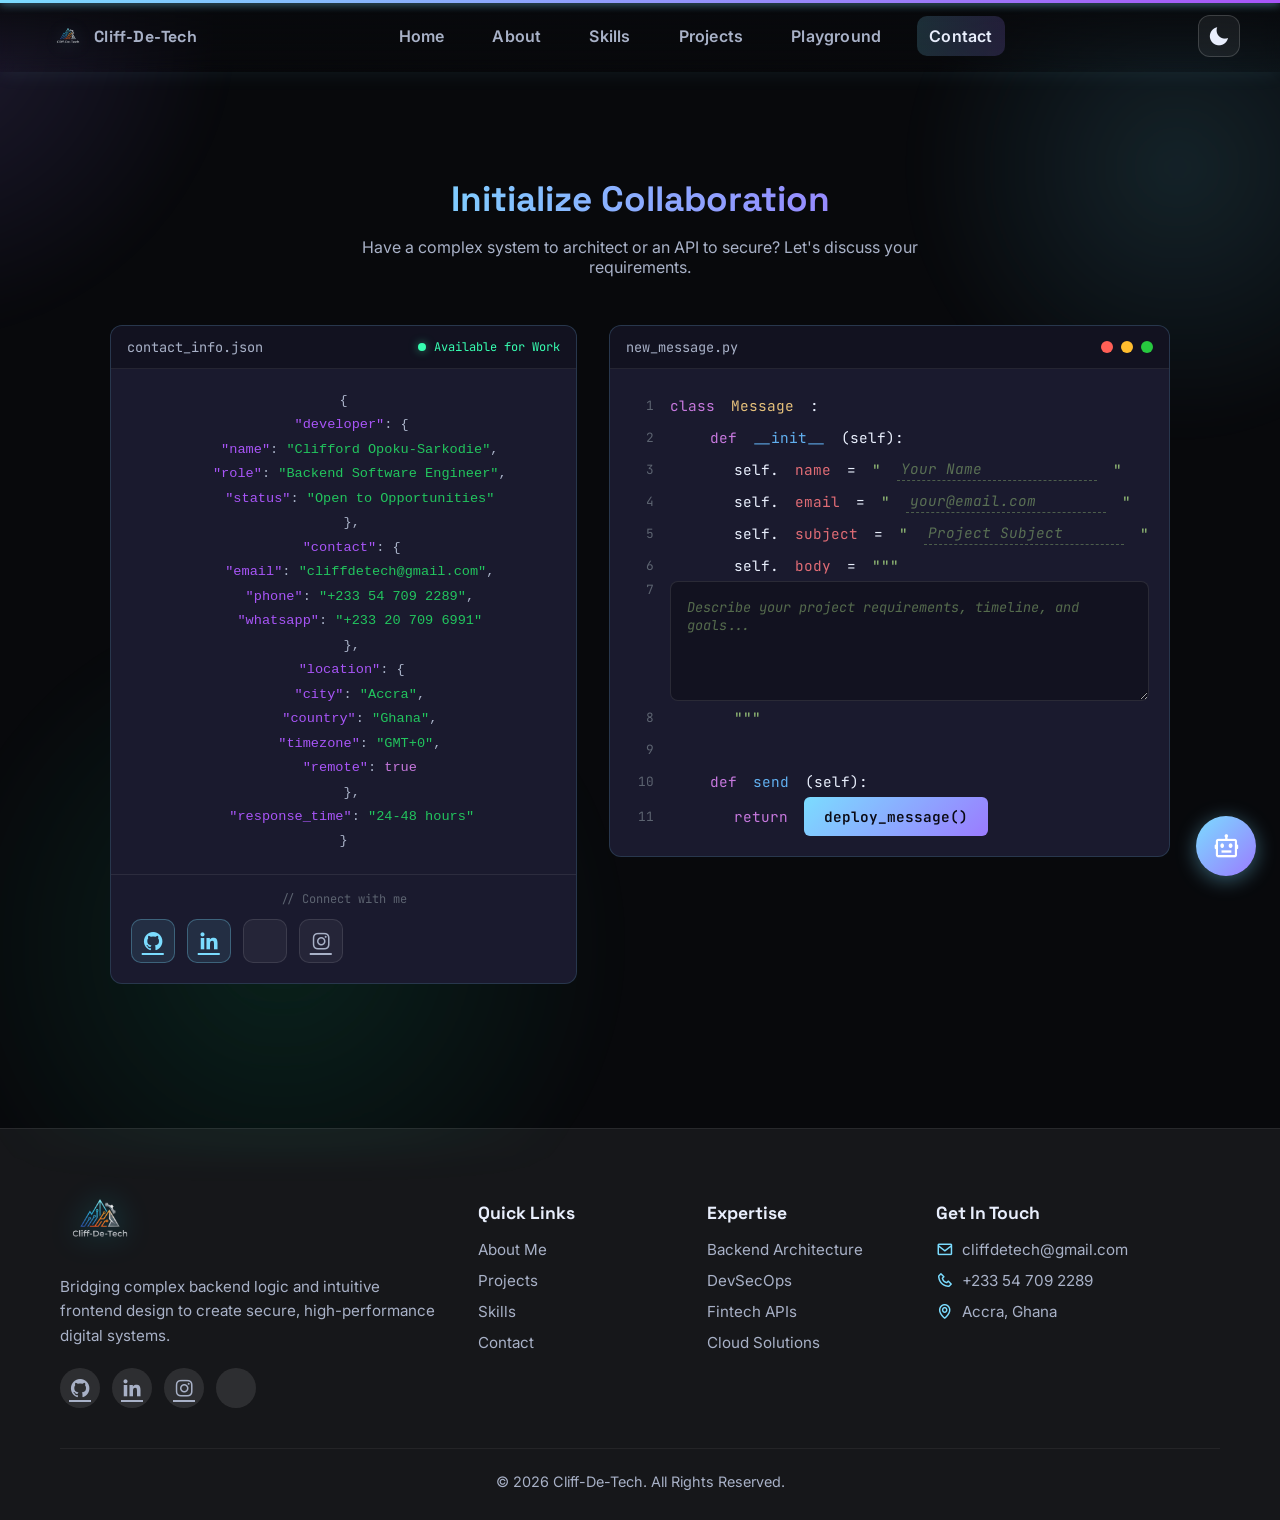
<file: contact.html>
<!DOCTYPE html>
<html lang="en">

<head>
  <meta charset="utf-8" />
  <meta name="viewport" content="width=device-width, initial-scale=1" />
  <!-- Preconnect for performance -->
  <link rel="preconnect" href="https://fonts.googleapis.com">
  <link rel="preconnect" href="https://fonts.gstatic.com" crossorigin>
  <link rel="preconnect" href="https://cdn.boxicons.com">
  <link rel="preconnect" href="https://unpkg.com">
  <!-- CACHE BUSTING: Updated to v=1.5 -->
  <link rel="stylesheet" href="CSS/style.min.css?v=1.0">
  <!-- Social Sharing / Open Graph Tags -->
  <meta property="og:type" content="website">
  <meta property="og:url" content="https://cliffdetech.dev/contact.html">
  <meta property="og:title" content="Contact | Clifford Opoku-Sarkodie - Backend Engineering Services">
  <meta property="og:description"
    content="Get in touch for backend development, API integration, or DevSecOps consulting. Available for freelance and contract work.">
  <meta property="og:image" content="https://cliffdetech.dev/assets/me.webp">
  <!-- Twitter Card -->
  <meta name="twitter:card" content="summary_large_image">
  <meta name="twitter:title" content="Contact | Clifford Opoku-Sarkodie - Backend Engineering Services">
  <meta name="twitter:description"
    content="Get in touch for backend development, API integration, or DevSecOps consulting. Available for freelance and contract work.">
  <meta name="twitter:image" content="https://cliffdetech.dev/assets/me.webp">
  <link href='https://cdn.boxicons.com/3.0.4/fonts/brands/boxicons-brands.min.css' rel='stylesheet'>
  <link href='https://unpkg.com/boxicons@2.1.4/css/boxicons.min.css' rel='stylesheet' media="print"
    onload="this.media='all'">
  <noscript>
    <link rel="stylesheet" href="https://unpkg.com/boxicons@2.1.4/css/boxicons.min.css">
  </noscript>
  <link rel="icon" type="image/png" href="assets/icons/favicon-96x96.png" sizes="96x96" />
  <link rel="icon" type="image/svg+xml" href="assets/icons/favicon.svg" />
  <link rel="shortcut icon" href="assets/icons/favicon.ico" />
  <link rel="apple-touch-icon" sizes="180x180" href="assets/icons/apple-touch-icon.png" />
  <link rel="manifest" href="assets/icons/site.webmanifest" />
  <meta name="theme-color" content="#00d4ff">
  <title>Contact | Clifford Opoku-Sarkodie - Backend Engineering Services</title>
  <meta name="google-site-verification" content="UxjWMFhIU8iz2KEHdoypfxotkE1lo-xSWkkKhqYYpBE" />
  <meta name="description"
    content="Connect with Clifford Opoku-Sarkodie for Backend Architecture, API Development, and DevSecOps consulting. Available for remote work worldwide." />
  <link
    href="https://fonts.googleapis.com/css2?family=Inter:wght@400;600&family=Space+Grotesk:wght@600;700&family=JetBrains+Mono:wght@400;500&display=swap"
    rel="stylesheet">
</head>

<body>

  <canvas id="bg-canvas" aria-hidden="true"></canvas>
  <div class="bg-overlay-gradient" aria-hidden="true"></div>

  <nav class="nav">
    <a class="brand" href="index.html" aria-label="Home">
      <img src="assets/logo.webp" alt="Cliff-De-Tech Logo" width="32" height="32" />
      <span>Cliff-De-Tech</span>
    </a>
    <ul>
      <li><a href="index.html" class="nav-link">Home</a></li>
      <li><a href="about.html" class="nav-link">About</a></li>
      <li><a href="skills.html" class="nav-link">Skills</a></li>
      <li><a href="portfolio.html" class="nav-link">Projects</a></li>
      <li><a href="playground.html" class="nav-link">Playground</a></li>
      <li><a href="contact.html" class="nav-link active">Contact</a></li>
    </ul>
    <button id="theme-toggle" class="theme-toggle" aria-label="Toggle theme">
      <i class='bx bxs-moon'></i>
    </button>
    <button class="menu-btn" aria-label="Open menu">&#9776;</button>
  </nav>

  <!-- Contact Section -->
  <section id="contact" class="contact-section">
    <h1 class="section-title reveal">Initialize Collaboration</h1>
    <p class="section-desc reveal">Have a complex system to architect or an API to secure? Let's discuss your
      requirements.</p>

    <div class="contact-grid">
      <!-- JSON-Style Contact Card -->
      <div class="json-contact-card reveal">
        <div class="json-header">
          <span class="json-filename">contact_info.json</span>
          <div class="json-status">
            <span class="status-dot online"></span>
            <span>Available for Work</span>
          </div>
        </div>
        <div class="json-body">
          <pre class="json-code"><code>{
  <span class="json-key">"developer"</span>: {
    <span class="json-key">"name"</span>: <span class="json-string">"Clifford Opoku-Sarkodie"</span>,
    <span class="json-key">"role"</span>: <span class="json-string">"Backend Software Engineer"</span>,
    <span class="json-key">"status"</span>: <span class="json-string">"Open to Opportunities"</span>
  },
  <span class="json-key">"contact"</span>: {
    <span class="json-key">"email"</span>: <span class="json-string">"<a href="mailto:cliffdetech@gmail.com">cliffdetech@gmail.com</a>"</span>,
    <span class="json-key">"phone"</span>: <span class="json-string">"<a href="tel:+233547092289">+233 54 709 2289</a>"</span>,
    <span class="json-key">"whatsapp"</span>: <span class="json-string">"<a href="https://wa.me/+233207096991">+233 20 709 6991</a>"</span>
  },
  <span class="json-key">"location"</span>: {
    <span class="json-key">"city"</span>: <span class="json-string">"Accra"</span>,
    <span class="json-key">"country"</span>: <span class="json-string">"Ghana"</span>,
    <span class="json-key">"timezone"</span>: <span class="json-string">"GMT+0"</span>,
    <span class="json-key">"remote"</span>: <span class="json-bool">true</span>
  },
  <span class="json-key">"response_time"</span>: <span class="json-string">"24-48 hours"</span>
}</code></pre>
        </div>

        <!-- Social Links -->
        <div class="json-socials">
          <span class="json-comment">// Connect with me</span>
          <div class="social-links-row">
            <a href="https://github.com/cliff-de-tech" target="_blank" rel="noopener" aria-label="GitHub"
              class="social-link primary">
              <i class='bx bxl-github'></i>
            </a>
            <a href="https://www.linkedin.com/in/clifford-opoku-sarkodie-377505369/" target="_blank" rel="noopener"
              aria-label="LinkedIn" class="social-link primary">
              <i class='bx bxl-linkedin'></i>
            </a>
            <a href="https://x.com/cliffdetech" target="_blank" rel="noopener" aria-label="X" class="social-link">
              <i class='bxl bx-twitter-x'></i>
            </a>
            <a href="https://instagram.com/cliffdetech" target="_blank" rel="noopener" aria-label="Instagram"
              class="social-link">
              <i class='bx bxl-instagram'></i>
            </a>
          </div>
        </div>
      </div>

      <!-- Code Editor Style Form -->
      <div class="code-form-card reveal">
        <div class="form-header">
          <span class="form-filename">new_message.py</span>
          <div class="window-controls">
            <span class="control close"></span>
            <span class="control minimize"></span>
            <span class="control maximize"></span>
          </div>
        </div>

        <form class="code-form" id="contactForm" action="https://formspree.io/f/xdkldvbn" method="post">
          <div class="code-line">
            <span class="line-number">1</span>
            <span class="code-keyword">class</span> <span class="code-class">Message</span>:
          </div>

          <div class="code-line">
            <span class="line-number">2</span>
            <span class="code-indent"></span><span class="code-keyword">def</span> <span
              class="code-function">__init__</span>(self):
          </div>

          <div class="code-line input-line">
            <span class="line-number">3</span>
            <span class="code-indent-2"></span>self.<span class="code-attr">name</span> = <span
              class="code-string">"</span><input type="text" name="name" placeholder="Your Name" required
              class="code-input"><span class="code-string">"</span>
          </div>

          <div class="code-line input-line">
            <span class="line-number">4</span>
            <span class="code-indent-2"></span>self.<span class="code-attr">email</span> = <span
              class="code-string">"</span><input type="email" name="email" placeholder="your@email.com" required
              class="code-input"><span class="code-string">"</span>
          </div>

          <div class="code-line input-line">
            <span class="line-number">5</span>
            <span class="code-indent-2"></span>self.<span class="code-attr">subject</span> = <span
              class="code-string">"</span><input type="text" name="subject" placeholder="Project Subject"
              class="code-input"><span class="code-string">"</span>
          </div>

          <div class="code-line">
            <span class="line-number">6</span>
            <span class="code-indent-2"></span>self.<span class="code-attr">body</span> = <span
              class="code-string">"""</span>
          </div>

          <div class="code-line textarea-line">
            <span class="line-number">7</span>
            <textarea name="message" placeholder="Describe your project requirements, timeline, and goals..." required
              class="code-textarea"></textarea>
          </div>

          <div class="code-line">
            <span class="line-number">8</span>
            <span class="code-indent-2"></span><span class="code-string">"""</span>
          </div>

          <div class="code-line">
            <span class="line-number">9</span>
          </div>

          <div class="code-line">
            <span class="line-number">10</span>
            <span class="code-indent"></span><span class="code-keyword">def</span> <span
              class="code-function">send</span>(self):
          </div>

          <div class="code-line">
            <span class="line-number">11</span>
            <span class="code-indent-2"></span><span class="code-keyword">return</span> <button type="submit"
              class="deploy-btn">deploy_message()</button>
          </div>
        </form>
      </div>
    </div>
  </section>

  <footer>
    <div class="footer-grid">
      <div class="footer-col">
        <img src="assets/logo.webp" alt="Cliff-De-Tech Logo" class="footer-logo" width="40" height="40">
        <p>Bridging complex backend logic and intuitive frontend design to create secure, high-performance digital
          systems.</p>
        <div class="footer-socials">
          <a href="https://github.com/cliff-de-tech" target="_blank" rel="noopener" aria-label="GitHub"><i
              class='bx bxl-github'></i></a>
          <a href="https://www.linkedin.com/in/clifford-opoku-sarkodie-377505369/" target="_blank" rel="noopener"
            aria-label="LinkedIn"><i class='bx bxl-linkedin'></i></a>
          <a href="https://www.instagram.com/cliffdetech/" target="_blank" rel="noopener" aria-label="Instagram"><i
              class='bx bxl-instagram'></i></a>
          <a href="https://x.com/cliffdetech" target="_blank" rel="noopener" aria-label="X"><i
              class='bx bxl-twitter-x'></i></a>
        </div>
      </div>
      <div class="footer-col">
        <h4>Quick Links</h4>
        <ul>
          <li><a href="about.html">About Me</a></li>
          <li><a href="portfolio.html">Projects</a></li>
          <li><a href="skills.html">Skills</a></li>
          <li><a href="contact.html">Contact</a></li>
        </ul>
      </div>
      <div class="footer-col">
        <h4>Expertise</h4>
        <ul>
          <li><a href="skills.html#services">Backend Architecture</a></li>
          <li><a href="skills.html#services">DevSecOps</a></li>
          <li><a href="skills.html#services">Fintech APIs</a></li>
          <li><a href="skills.html#services">Cloud Solutions</a></li>
        </ul>
      </div>
      <div class="footer-col">
        <h4>Get In Touch</h4>
        <ul>
          <li><i class='bx bx-envelope'></i> <a href="mailto:cliffdetech@gmail.com">cliffdetech@gmail.com</a></li>
          <li><i class='bx bx-phone'></i> <a href="tel:+233547092289">+233 54 709 2289</a></li>
          <li><i class='bx bx-map'></i> Accra, Ghana</li>
        </ul>
      </div>
    </div>
    <div class="footer-bottom">
      <p>&copy; <span id="year"></span> Cliff-De-Tech. All Rights Reserved.</p>
    </div>
  </footer>

  <script src="JS/main.js?v=1.1"></script>
  <script src="JS/enhancements.js?v=1.0"></script>
  <script src="JS/chatbot.js?v=1.0"></script>
</body>

</html>
</file>
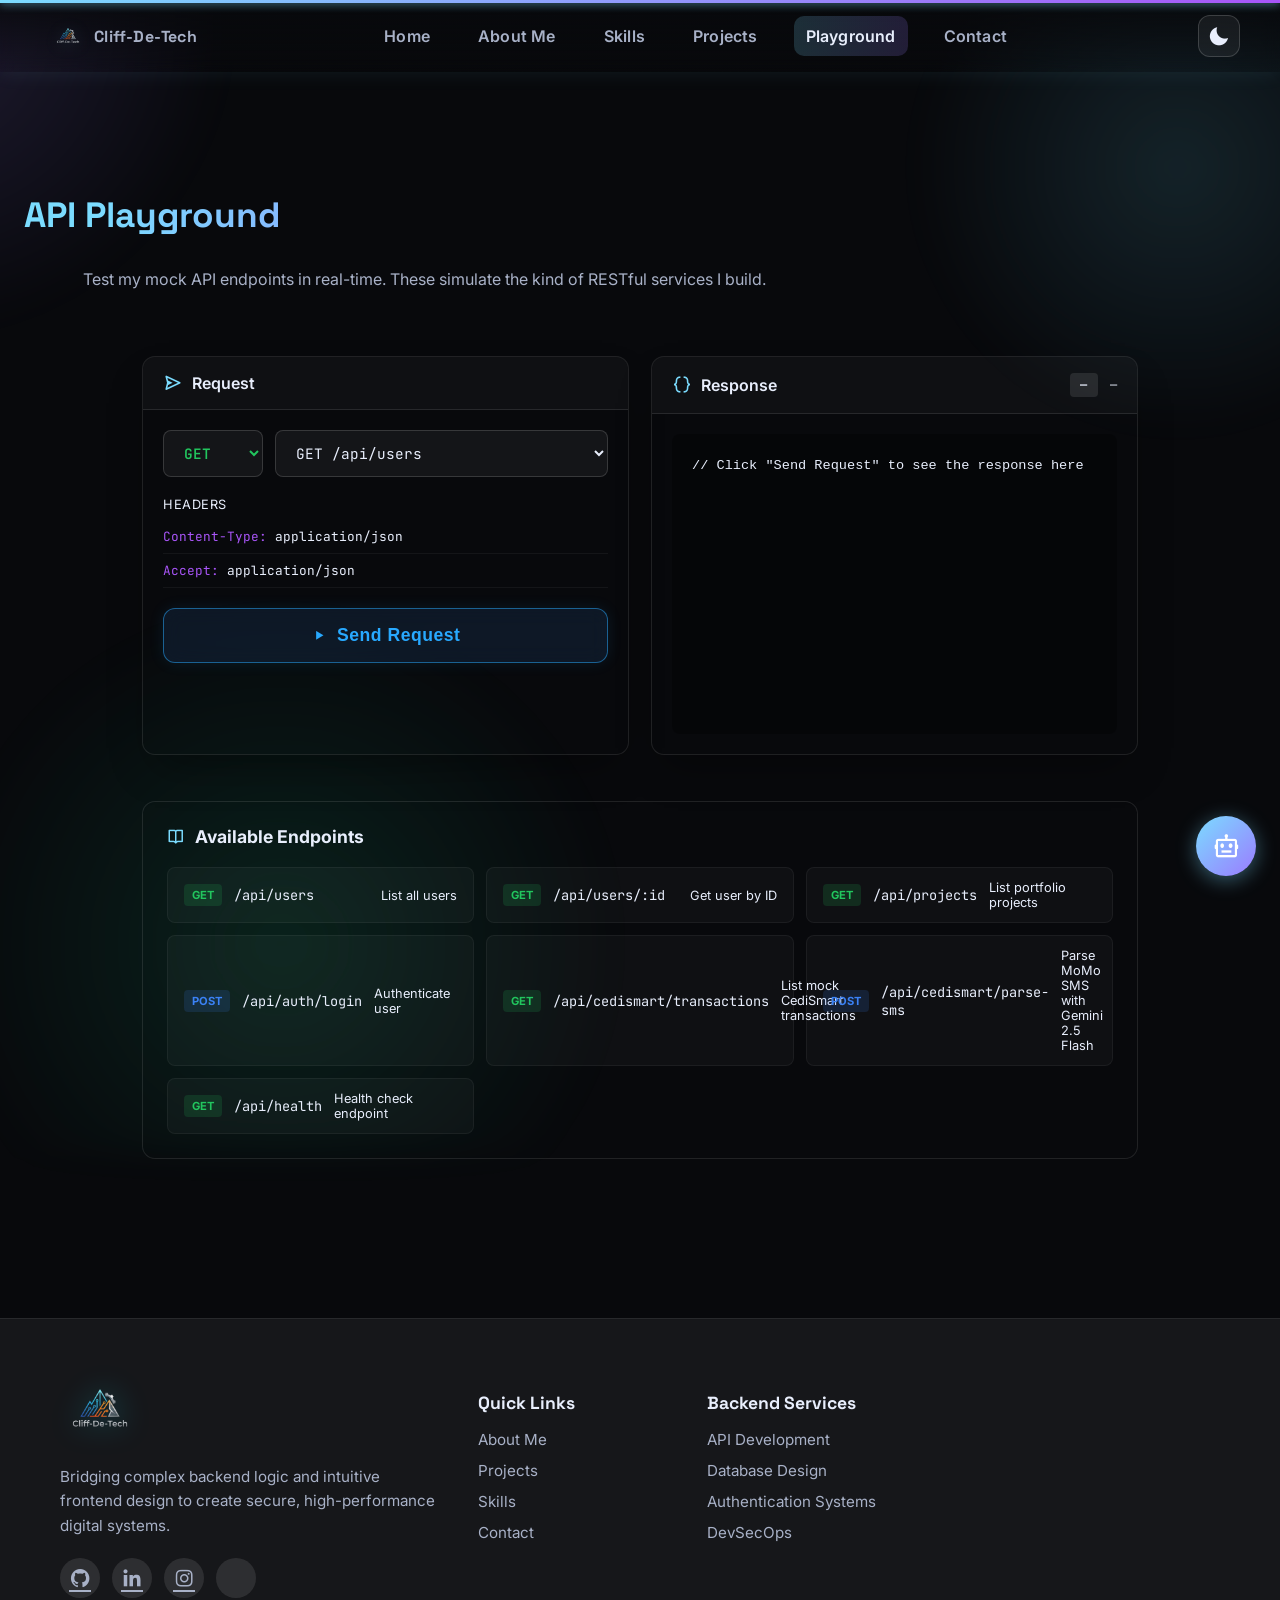
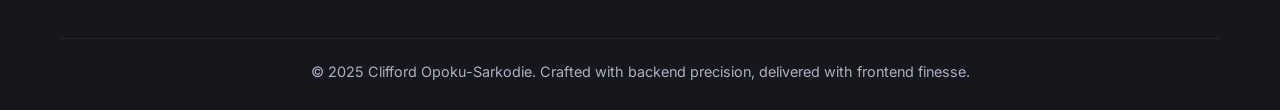
<file: playground.html>
<!DOCTYPE html>
<html lang="en">

<head>
    <meta charset="utf-8" />
    <meta name="viewport" content="width=device-width, initial-scale=1" />
    <!-- Preconnect for performance -->
    <link rel="preconnect" href="https://fonts.googleapis.com">
    <link rel="preconnect" href="https://fonts.gstatic.com" crossorigin>
    <link rel="preconnect" href="https://cdn.boxicons.com">
    <link rel="preconnect" href="https://unpkg.com">
    <!-- CACHE BUSTING: Updated to v=1.6 -->
    <link rel="stylesheet" href="CSS/style.min.css?v=1.0">
    <!-- Social Sharing / Open Graph Tags -->
    <meta property="og:type" content="website">
    <meta property="og:url" content="https://cliffdetech.dev/playground.html">
    <meta property="og:title" content="API Playground | Clifford Opoku-Sarkodie - Backend Engineer">
    <meta property="og:description"
        content="Interactive API playground to test my backend services. Experience real-time responses, authentication flows, and data retrieval.">
    <meta property="og:image" content="https://cliffdetech.dev/assets/me.webp">
    <!-- Twitter Card -->
    <meta name="twitter:card" content="summary_large_image">
    <meta name="twitter:title" content="API Playground | Clifford Opoku-Sarkodie - Backend Engineer">
    <meta name="twitter:description"
        content="Interactive API playground to test my backend services. Experience real-time responses, authentication flows, and data retrieval.">
    <meta name="twitter:image" content="https://cliffdetech.dev/assets/me.webp">
    <link href='https://cdn.boxicons.com/3.0.4/fonts/brands/boxicons-brands.min.css' rel='stylesheet'>
    <link href='https://unpkg.com/boxicons@2.1.4/css/boxicons.min.css' rel='stylesheet' media="print"
        onload="this.media='all'">
    <noscript>
        <link rel="stylesheet" href="https://unpkg.com/boxicons@2.1.4/css/boxicons.min.css">
    </noscript>
    <link rel="icon" type="image/png" href="assets/icons/favicon-96x96.png" sizes="96x96" />
    <link rel="icon" type="image/svg+xml" href="assets/icons/favicon.svg" />
    <link rel="shortcut icon" href="assets/icons/favicon.ico" />
    <link rel="apple-touch-icon" sizes="180x180" href="assets/icons/apple-touch-icon.png" />
    <link rel="manifest" href="assets/icons/site.webmanifest" />
    <meta name="theme-color" content="#00d4ff">
    <title>API Playground | Clifford Opoku-Sarkodie - Backend Engineer</title>
    <meta name="google-site-verification" content="UxjWMFhIU8iz2KEHdoypfxotkE1lo-xSWkkKhqYYpBE" />
    <meta name="description"
        content="Interactive API testing playground by Clifford Opoku-Sarkodie. Explore mock RESTful endpoints and see backend engineering in action." />
    <link
        href="https://fonts.googleapis.com/css2?family=Inter:wght@400;600&family=Space+Grotesk:wght@600;700&family=JetBrains+Mono:wght@400;500&display=swap"
        rel="stylesheet">
</head>

<body>

    <canvas id="bg-canvas" aria-hidden="true"></canvas>
    <div class="bg-overlay-gradient" aria-hidden="true"></div>

    <nav class="nav">
        <a class="brand" href="index.html" aria-label="Home">
            <img src="assets/logo.webp" alt="Cliff-De-Tech Logo" width="32" height="32" />
            <span>Cliff-De-Tech</span>
        </a>
        <ul>
            <li><a href="index.html" class="nav-link">Home</a></li>
            <li><a href="about.html" class="nav-link">About Me</a></li>
            <li><a href="skills.html" class="nav-link">Skills</a></li>
            <li><a href="portfolio.html" class="nav-link">Projects</a></li>
            <li><a href="playground.html" class="nav-link active">Playground</a></li>
            <li><a href="contact.html" class="nav-link">Contact</a></li>
        </ul>
        <button id="theme-toggle" class="theme-toggle" aria-label="Toggle theme">
            <i class='bx bxs-moon'></i>
        </button>
        <button class="menu-btn" aria-label="Open menu">&#9776;</button>
    </nav>

    <!-- Playground Hero -->
    <section class="playground-hero">
        <h1 class="section-title reveal">API Playground</h1>
        <p class="section-desc reveal">Test my mock API endpoints in real-time. These simulate the kind of RESTful
            services I build.</p>
    </section>

    <!-- API Playground Interface -->
    <section class="playground-container reveal">
        <div class="playground-grid">

            <!-- Request Panel -->
            <div class="request-panel">
                <div class="panel-header">
                    <i class='bx bx-send'></i>
                    <h3>Request</h3>
                </div>

                <div class="panel-body">
                    <!-- Method + Endpoint Selector -->
                    <div class="endpoint-row">
                        <select id="method-select" class="method-select">
                            <option value="GET" selected>GET</option>
                            <option value="POST">POST</option>
                            <option value="PUT">PUT</option>
                            <option value="DELETE">DELETE</option>
                        </select>

                        <select id="endpoint-select" class="endpoint-select">
                            <option value="/api/users">GET /api/users</option>
                            <option value="/api/users/1">GET /api/users/:id</option>
                            <option value="/api/projects">GET /api/projects</option>
                            <option value="/api/auth/login">POST /api/auth/login</option>
                            <option value="/api/cedismart/transactions">GET /api/cedismart/transactions</option>
                            <option value="/api/cedismart/parse-sms">POST /api/cedismart/parse-sms</option>
                            <option value="/api/health">GET /api/health</option>
                        </select>
                    </div>

                    <!-- Request Body -->
                    <div class="request-body-section" id="request-body-section" style="display: none;">
                        <label>Request Body (JSON)</label>
                        <textarea id="request-body" class="code-textarea" placeholder='{
  "email": "user@example.com",
  "password": "securePassword123"
}'></textarea>
                    </div>

                    <!-- Headers -->
                    <div class="headers-section">
                        <label>Headers</label>
                        <div class="header-row">
                            <span class="header-key">Content-Type:</span>
                            <span class="header-value">application/json</span>
                        </div>
                        <div class="header-row">
                            <span class="header-key">Accept:</span>
                            <span class="header-value">application/json</span>
                        </div>
                    </div>

                    <!-- Send Button -->
                    <button id="send-request" class="button send-btn">
                        <i class='bx bx-play'></i>
                        Send Request
                    </button>
                </div>
            </div>

            <!-- Response Panel -->
            <div class="response-panel">
                <div class="panel-header">
                    <i class='bx bx-code-curly'></i>
                    <h3>Response</h3>
                    <div class="response-meta" id="response-meta">
                        <span class="status-badge" id="status-badge">—</span>
                        <span class="response-time" id="response-time">—</span>
                    </div>
                </div>

                <div class="panel-body">
                    <pre class="response-output"
                        id="response-output"><code class="json">// Click "Send Request" to see the response here</code></pre>
                </div>
            </div>

        </div>

        <!-- Available Endpoints -->
        <div class="endpoints-reference reveal">
            <h3><i class='bx bx-book-open'></i> Available Endpoints</h3>
            <div class="endpoints-grid">
                <div class="endpoint-item">
                    <span class="method get">GET</span>
                    <code>/api/users</code>
                    <span class="desc">List all users</span>
                </div>
                <div class="endpoint-item">
                    <span class="method get">GET</span>
                    <code>/api/users/:id</code>
                    <span class="desc">Get user by ID</span>
                </div>
                <div class="endpoint-item">
                    <span class="method get">GET</span>
                    <code>/api/projects</code>
                    <span class="desc">List portfolio projects</span>
                </div>
                <div class="endpoint-item">
                    <span class="method post">POST</span>
                    <code>/api/auth/login</code>
                    <span class="desc">Authenticate user</span>
                </div>
                <div class="endpoint-item">
                    <span class="method get">GET</span>
                    <code>/api/cedismart/transactions</code>
                    <span class="desc">List mock CediSmart transactions</span>
                </div>
                <div class="endpoint-item">
                    <span class="method post">POST</span>
                    <code>/api/cedismart/parse-sms</code>
                    <span class="desc">Parse MoMo SMS with Gemini 2.5 Flash</span>
                </div>
                <div class="endpoint-item">
                    <span class="method get">GET</span>
                    <code>/api/health</code>
                    <span class="desc">Health check endpoint</span>
                </div>
            </div>
        </div>
    </section>

    <footer>
        <div class="footer-grid">
            <div class="footer-col">
                <img src="assets/logo.webp" alt="Cliff-De-Tech Logo" class="footer-logo" width="40" height="40">
                <p>Bridging complex backend logic and intuitive frontend design to create secure, high-performance
                    digital
                    systems.</p>
                <div class="footer-socials">
                    <a href="https://github.com/cliff-de-tech" target="_blank" rel="noopener" aria-label="GitHub"><i
                            class='bx bxl-github'></i></a>
                    <a href="https://www.linkedin.com/in/clifford-opoku-sarkodie-377505369/" target="_blank"
                        rel="noopener" aria-label="LinkedIn"><i class='bx bxl-linkedin'></i></a>
                    <a href="https://www.instagram.com/cliffdetech/" target="_blank" rel="noopener"
                        aria-label="Instagram"><i class='bx bxl-instagram'></i></a>
                    <a href="https://x.com/cliffdetech" target="_blank" rel="noopener" aria-label="X"><i
                            class='bx bxl-twitter-x'></i></a>
                </div>
            </div>
            <div class="footer-col">
                <h4>Quick Links</h4>
                <ul>
                    <li><a href="about.html">About Me</a></li>
                    <li><a href="portfolio.html">Projects</a></li>
                    <li><a href="skills.html">Skills</a></li>
                    <li><a href="contact.html">Contact</a></li>
                </ul>
            </div>
            <div class="footer-col">
                <h4>Backend Services</h4>
                <ul>
                    <li>API Development</li>
                    <li>Database Design</li>
                    <li>Authentication Systems</li>
                    <li>DevSecOps</li>
                </ul>
            </div>
        </div>
        <div class="footer-bottom">
            <p>&copy; 2025 Clifford Opoku-Sarkodie. Crafted with backend precision, delivered with frontend finesse.</p>
        </div>
    </footer>

    <script src="JS/main.js?v=1.1"></script>
    <script src="JS/enhancements.js?v=1.0"></script>
    <script src="JS/playground.js?v=1.0"></script>
    <script src="JS/chatbot.js?v=1.0"></script>
</body>

</html>
</file>
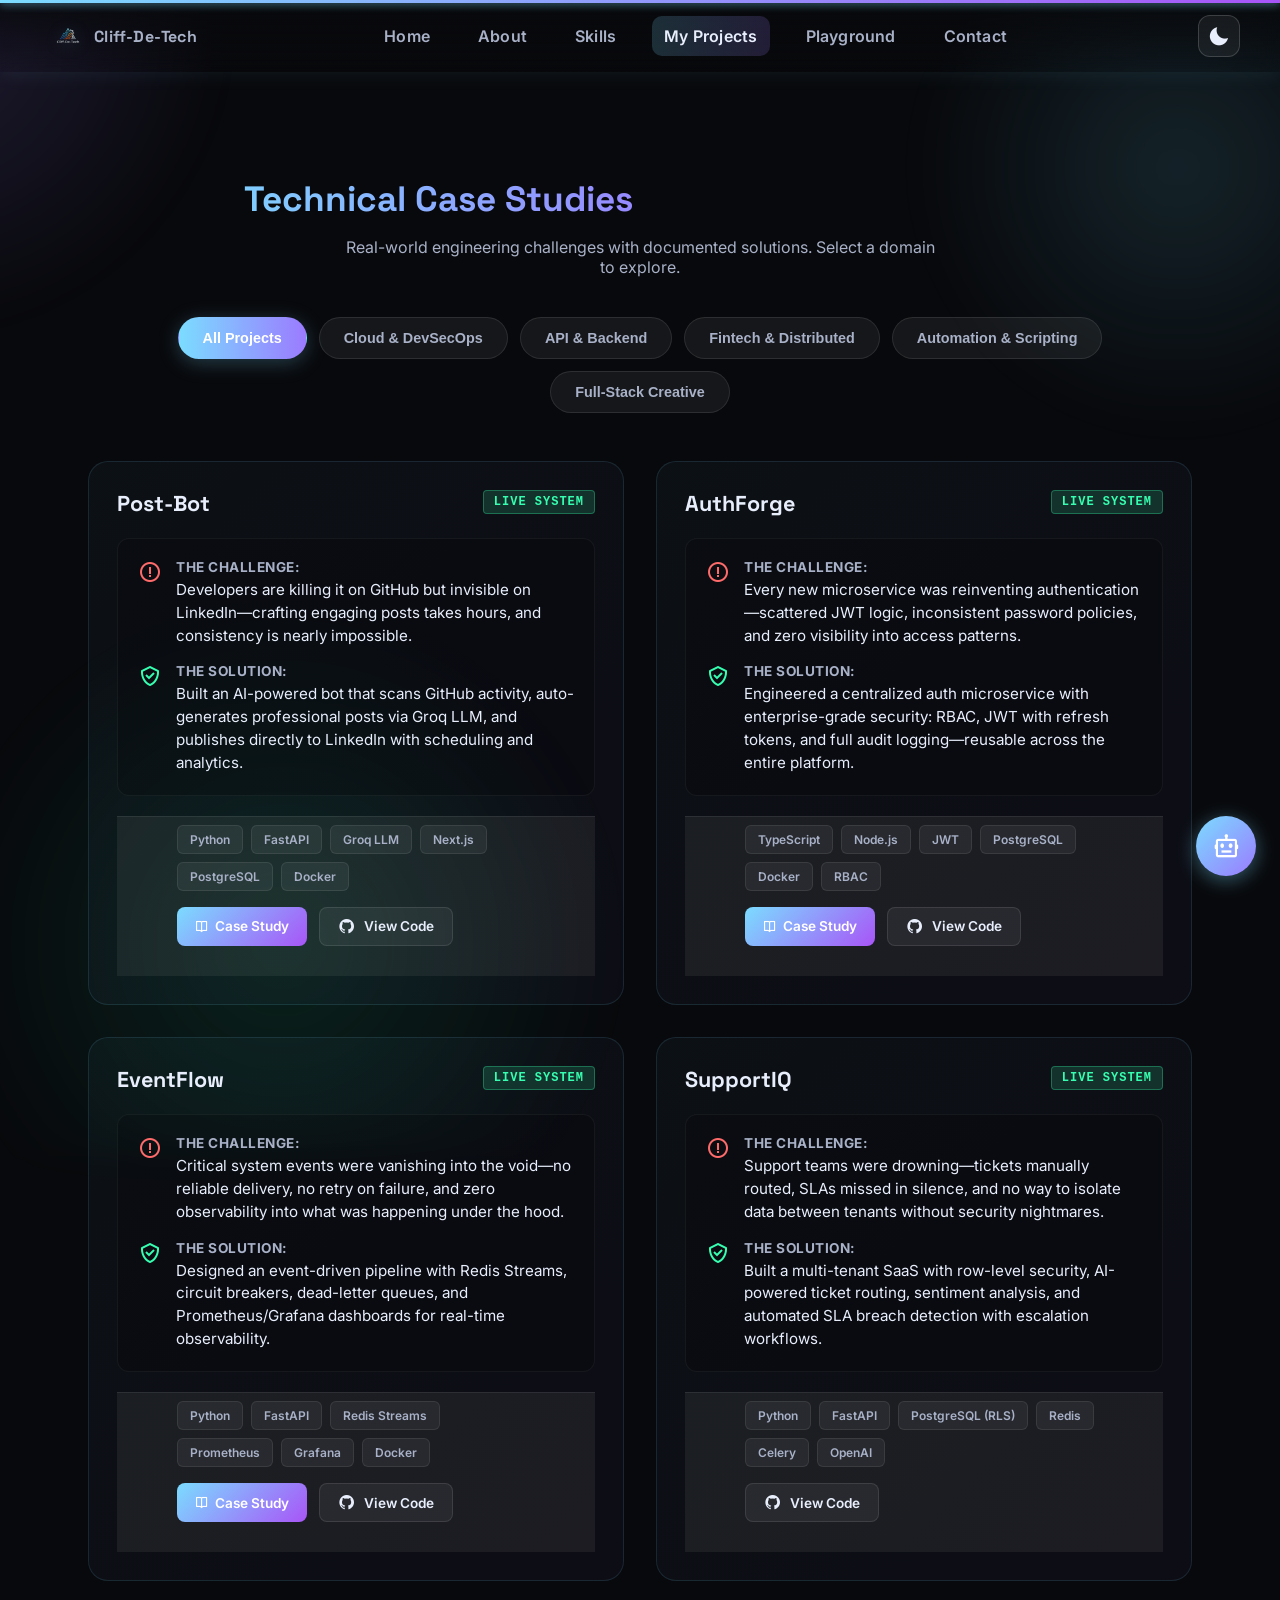
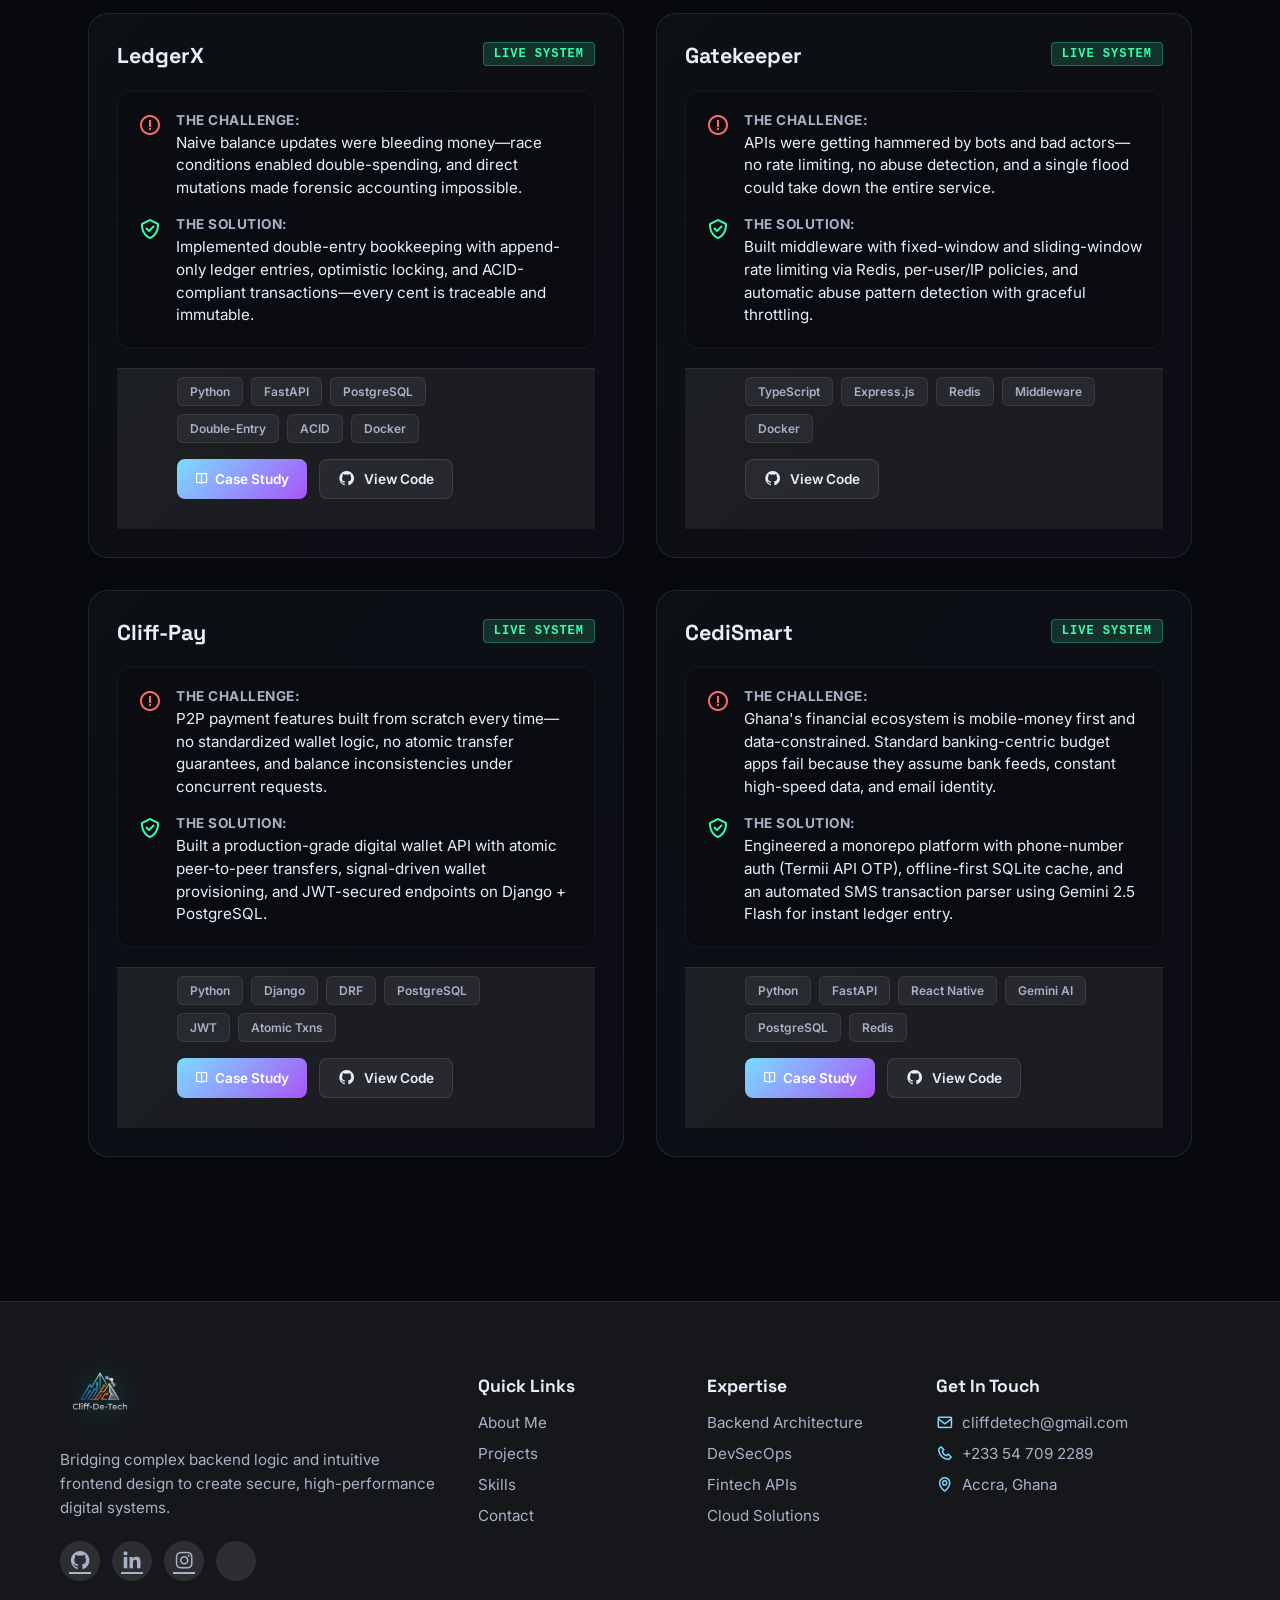
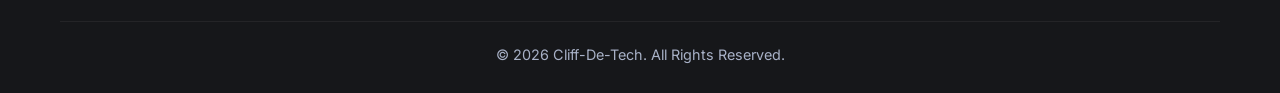
<file: portfolio.html>
<!DOCTYPE html>
<html lang="en">

<head>
  <meta charset="utf-8" />
  <meta name="viewport" content="width=device-width, initial-scale=1" />
  <!-- Preconnect for performance -->
  <link rel="preconnect" href="https://fonts.googleapis.com">
  <link rel="preconnect" href="https://fonts.gstatic.com" crossorigin>
  <link rel="preconnect" href="https://cdn.boxicons.com">
  <link rel="preconnect" href="https://unpkg.com">
  <!-- CACHE BUSTING: Updated to v=1.5 -->
  <link rel="stylesheet" href="CSS/style.min.css?v=1.0">
  <!-- Open Graph / Social Sharing -->
  <meta property="og:type" content="website">
  <meta property="og:url" content="https://cliffdetech.dev/portfolio.html">
  <meta property="og:title" content="Projects | Backend Engineer & DevSecOps Portfolio">
  <meta property="og:description"
    content="Technical case studies in Backend Architecture, DevSecOps, Fintech APIs, and Cloud Solutions by Clifford Opoku-Sarkodie.">
  <meta property="og:image" content="https://cliffdetech.dev/assets/me.webp">
  <!-- Twitter Card -->
  <meta name="twitter:card" content="summary_large_image">
  <meta name="twitter:title" content="Projects | Backend Engineer & DevSecOps Portfolio">
  <meta name="twitter:description"
    content="Technical case studies in Backend Architecture, DevSecOps, Fintech APIs, and Cloud Solutions.">
  <meta name="twitter:image" content="https://cliffdetech.dev/assets/me.webp">
  <link href='https://cdn.boxicons.com/3.0.4/fonts/brands/boxicons-brands.min.css' rel='stylesheet'>
  <link href='https://unpkg.com/boxicons@2.1.4/css/boxicons.min.css' rel='stylesheet' media="print"
    onload="this.media='all'">
  <noscript>
    <link rel="stylesheet" href="https://unpkg.com/boxicons@2.1.4/css/boxicons.min.css">
  </noscript>
  <link rel="icon" type="image/png" href="assets/icons/favicon-96x96.png" sizes="96x96" />
  <link rel="icon" type="image/svg+xml" href="assets/icons/favicon.svg" />
  <link rel="shortcut icon" href="assets/icons/favicon.ico" />
  <link rel="apple-touch-icon" sizes="180x180" href="assets/icons/apple-touch-icon.png" />
  <link rel="manifest" href="assets/icons/site.webmanifest" />
  <meta name="theme-color" content="#00d4ff">
  <title>Projects | Clifford Opoku-Sarkodie - Backend Software Engineer</title>
  <meta name="google-site-verification" content="UxjWMFhIU8iz2KEHdoypfxotkE1lo-xSWkkKhqYYpBE" />
  <meta name="description"
    content="Technical case studies showcasing Backend Architecture, DevSecOps pipelines, Fintech API development, and Cloud-native solutions by Clifford Opoku-Sarkodie." />
  <link
    href="https://fonts.googleapis.com/css2?family=Inter:wght@400;600&family=Space+Grotesk:wght@600;700&display=swap"
    rel="stylesheet">
</head>

<body>

  <canvas id="bg-canvas" aria-hidden="true"></canvas>
  <div class="bg-overlay-gradient" aria-hidden="true"></div>

  <nav class="nav">
    <a class="brand" href="index.html" aria-label="Home">
      <img src="assets/logo.webp" alt="Cliff-De-Tech Logo" width="32" height="32" />
      <span>Cliff-De-Tech</span>
    </a>
    <ul>
      <li><a href="index.html" class="nav-link">Home</a></li>
      <li><a href="about.html" class="nav-link">About</a></li>
      <li><a href="skills.html" class="nav-link">Skills</a></li>
      <li><a href="portfolio.html" class="nav-link active">My Projects</a></li>
      <li><a href="playground.html" class="nav-link">Playground</a></li>
      <li><a href="contact.html" class="nav-link">Contact</a></li>
    </ul>
    <button id="theme-toggle" class="theme-toggle" aria-label="Toggle theme">
      <i class='bx bxs-moon'></i>
    </button>
    <button class="menu-btn" aria-label="Open menu">&#9776;</button>
  </nav>

  <section id="portfolio" class="portfolio-section">
    <h1 class="section-title reveal">Technical Case Studies</h1>
    <p class="section-desc reveal">Real-world engineering challenges with documented solutions. Select a domain to
      explore.</p>

    <!-- Category Filter Buttons -->
    <div class="category-filters reveal">
      <button class="filter-btn active" data-filter="all">All Projects</button>
      <button class="filter-btn" data-filter="cloud-devops">Cloud & DevSecOps</button>
      <button class="filter-btn" data-filter="api-backend">API & Backend</button>
      <button class="filter-btn" data-filter="fintech">Fintech & Distributed</button>
      <button class="filter-btn" data-filter="automation">Automation & Scripting</button>
      <button class="filter-btn" data-filter="fullstack">Full-Stack Creative</button>
    </div>

    <!-- Projects Grid -->
    <div class="projects-grid reveal" id="projectsGrid">

      <!-- PROJECT 1: Post-Bot (Automation & Scripting) -->
      <article class="project-card" data-category="automation">
        <header class="project-header">
          <h2 class="project-title">Post-Bot</h2>
          <span class="status-badge live">Live System</span>
        </header>

        <div class="engine-room">
          <div class="challenge">
            <i class='bx bx-error-circle'></i>
            <div>
              <strong>The Challenge:</strong>
              <p>Developers are killing it on GitHub but invisible on LinkedIn—crafting engaging posts takes hours, and
                consistency is nearly impossible.</p>
            </div>
          </div>
          <div class="solution">
            <i class='bx bx-check-shield'></i>
            <div>
              <strong>The Solution:</strong>
              <p>Built an AI-powered bot that scans GitHub activity, auto-generates professional posts via Groq LLM, and
                publishes directly to LinkedIn with scheduling and analytics.</p>
            </div>
          </div>
        </div>

        <footer class="project-footer">
          <div class="tech-tags">
            <span>Python</span>
            <span>FastAPI</span>
            <span>Groq LLM</span>
            <span>Next.js</span>
            <span>PostgreSQL</span>
            <span>Docker</span>
          </div>
          <div class="project-links">
            <a href="case-study.html" class="btn-case-study"><i class='bx bx-book-open'></i> Case Study</a>
            <a href="https://github.com/cliff-de-tech/Post-Bot" target="_blank" rel="noopener" class="btn-code"><i
                class='bx bxl-github'></i> View Code</a>
          </div>
        </footer>
      </article>

      <!-- PROJECT 2: AuthForge (API & Backend Architecture) -->
      <article class="project-card" data-category="api-backend">
        <header class="project-header">
          <h2 class="project-title">AuthForge</h2>
          <span class="status-badge live">Live System</span>
        </header>

        <div class="engine-room">
          <div class="challenge">
            <i class='bx bx-error-circle'></i>
            <div>
              <strong>The Challenge:</strong>
              <p>Every new microservice was reinventing authentication—scattered JWT logic, inconsistent password
                policies, and zero visibility into access patterns.</p>
            </div>
          </div>
          <div class="solution">
            <i class='bx bx-check-shield'></i>
            <div>
              <strong>The Solution:</strong>
              <p>Engineered a centralized auth microservice with enterprise-grade security: RBAC, JWT with refresh
                tokens, and full audit logging—reusable across the entire platform.</p>
            </div>
          </div>
        </div>

        <footer class="project-footer">
          <div class="tech-tags">
            <span>TypeScript</span>
            <span>Node.js</span>
            <span>JWT</span>
            <span>PostgreSQL</span>
            <span>Docker</span>
            <span>RBAC</span>
          </div>
          <div class="project-links">
            <a href="case-study-authforge.html" class="btn-case-study"><i class='bx bx-book-open'></i> Case Study</a>
            <a href="https://github.com/cliff-de-tech/AuthForge" target="_blank" rel="noopener" class="btn-code"><i
                class='bx bxl-github'></i> View Code</a>
          </div>
        </footer>
      </article>

      <!-- PROJECT 3: EventFlow (Cloud & DevSecOps) -->
      <article class="project-card" data-category="cloud-devops">
        <header class="project-header">
          <h2 class="project-title">EventFlow</h2>
          <span class="status-badge live">Live System</span>
        </header>

        <div class="engine-room">
          <div class="challenge">
            <i class='bx bx-error-circle'></i>
            <div>
              <strong>The Challenge:</strong>
              <p>Critical system events were vanishing into the void—no reliable delivery, no retry on failure, and zero
                observability into what was happening under the hood.</p>
            </div>
          </div>
          <div class="solution">
            <i class='bx bx-check-shield'></i>
            <div>
              <strong>The Solution:</strong>
              <p>Designed an event-driven pipeline with Redis Streams, circuit breakers, dead-letter queues, and
                Prometheus/Grafana dashboards for real-time observability.</p>
            </div>
          </div>
        </div>

        <footer class="project-footer">
          <div class="tech-tags">
            <span>Python</span>
            <span>FastAPI</span>
            <span>Redis Streams</span>
            <span>Prometheus</span>
            <span>Grafana</span>
            <span>Docker</span>
          </div>
          <div class="project-links">
            <a href="case-study-eventflow.html" class="btn-case-study"><i class='bx bx-book-open'></i> Case Study</a>
            <a href="https://github.com/cliff-de-tech/EventFlow" target="_blank" rel="noopener" class="btn-code"><i
                class='bx bxl-github'></i> View Code</a>
          </div>
        </footer>
      </article>

      <!-- PROJECT 4: SupportIQ (API & Backend Architecture) -->
      <article class="project-card" data-category="api-backend">
        <header class="project-header">
          <h2 class="project-title">SupportIQ</h2>
          <span class="status-badge live">Live System</span>
        </header>

        <div class="engine-room">
          <div class="challenge">
            <i class='bx bx-error-circle'></i>
            <div>
              <strong>The Challenge:</strong>
              <p>Support teams were drowning—tickets manually routed, SLAs missed in silence, and no way to isolate data
                between tenants without security nightmares.</p>
            </div>
          </div>
          <div class="solution">
            <i class='bx bx-check-shield'></i>
            <div>
              <strong>The Solution:</strong>
              <p>Built a multi-tenant SaaS with row-level security, AI-powered ticket routing, sentiment analysis, and
                automated SLA breach detection with escalation workflows.</p>
            </div>
          </div>
        </div>

        <footer class="project-footer">
          <div class="tech-tags">
            <span>Python</span>
            <span>FastAPI</span>
            <span>PostgreSQL (RLS)</span>
            <span>Redis</span>
            <span>Celery</span>
            <span>OpenAI</span>
          </div>
          <div class="project-links">
            <a href="https://github.com/cliff-de-tech/SupportIQ" target="_blank" rel="noopener" class="btn-code"><i
                class='bx bxl-github'></i> View Code</a>
          </div>
        </footer>
      </article>

      <!-- PROJECT 5: LedgerX (Fintech & Distributed Systems) -->
      <article class="project-card" data-category="fintech">
        <header class="project-header">
          <h2 class="project-title">LedgerX</h2>
          <span class="status-badge live">Live System</span>
        </header>

        <div class="engine-room">
          <div class="challenge">
            <i class='bx bx-error-circle'></i>
            <div>
              <strong>The Challenge:</strong>
              <p>Naive balance updates were bleeding money—race conditions enabled double-spending, and direct mutations
                made forensic accounting impossible.</p>
            </div>
          </div>
          <div class="solution">
            <i class='bx bx-check-shield'></i>
            <div>
              <strong>The Solution:</strong>
              <p>Implemented double-entry bookkeeping with append-only ledger entries, optimistic locking, and
                ACID-compliant transactions—every cent is traceable and immutable.</p>
            </div>
          </div>
        </div>

        <footer class="project-footer">
          <div class="tech-tags">
            <span>Python</span>
            <span>FastAPI</span>
            <span>PostgreSQL</span>
            <span>Double-Entry</span>
            <span>ACID</span>
            <span>Docker</span>
          </div>
          <div class="project-links">
            <a href="case-study-ledgerx.html" class="btn-case-study"><i class='bx bx-book-open'></i> Case Study</a>
            <a href="https://github.com/cliff-de-tech/LedgerX" target="_blank" rel="noopener" class="btn-code"><i
                class='bx bxl-github'></i> View Code</a>
          </div>
        </footer>
      </article>

      <!-- PROJECT 6: Gatekeeper (API & Backend Architecture) -->
      <article class="project-card" data-category="api-backend">
        <header class="project-header">
          <h2 class="project-title">Gatekeeper</h2>
          <span class="status-badge live">Live System</span>
        </header>

        <div class="engine-room">
          <div class="challenge">
            <i class='bx bx-error-circle'></i>
            <div>
              <strong>The Challenge:</strong>
              <p>APIs were getting hammered by bots and bad actors—no rate limiting, no abuse detection, and a single
                flood could take down the entire service.</p>
            </div>
          </div>
          <div class="solution">
            <i class='bx bx-check-shield'></i>
            <div>
              <strong>The Solution:</strong>
              <p>Built middleware with fixed-window and sliding-window rate limiting via Redis, per-user/IP policies,
                and automatic abuse pattern detection with graceful throttling.</p>
            </div>
          </div>
        </div>

        <footer class="project-footer">
          <div class="tech-tags">
            <span>TypeScript</span>
            <span>Express.js</span>
            <span>Redis</span>
            <span>Middleware</span>
            <span>Docker</span>
          </div>
          <div class="project-links">
            <a href="https://github.com/cliff-de-tech/Gatekeeper" target="_blank" rel="noopener" class="btn-code"><i
                class='bx bxl-github'></i> View Code</a>
          </div>
        </footer>
      </article>

      <!-- PROJECT 7: Cliff-Pay (Fintech & Distributed Systems) -->
      <article class="project-card" data-category="fintech">
        <header class="project-header">
          <h2 class="project-title">Cliff-Pay</h2>
          <span class="status-badge live">Live System</span>
        </header>

        <div class="engine-room">
          <div class="challenge">
            <i class='bx bx-error-circle'></i>
            <div>
              <strong>The Challenge:</strong>
              <p>P2P payment features built from scratch every time—no standardized wallet logic, no atomic
                transfer guarantees, and balance inconsistencies under concurrent requests.</p>
            </div>
          </div>
          <div class="solution">
            <i class='bx bx-check-shield'></i>
            <div>
              <strong>The Solution:</strong>
              <p>Built a production-grade digital wallet API with atomic peer-to-peer transfers, signal-driven
                wallet provisioning, and JWT-secured endpoints on Django + PostgreSQL.</p>
            </div>
          </div>
        </div>

        <footer class="project-footer">
          <div class="tech-tags">
            <span>Python</span>
            <span>Django</span>
            <span>DRF</span>
            <span>PostgreSQL</span>
            <span>JWT</span>
            <span>Atomic Txns</span>
          </div>
          <div class="project-links">
            <a href="case-study-cliffpay.html" class="btn-case-study"><i class='bx bx-book-open'></i> Case Study</a>
            <a href="https://github.com/cliff-de-tech/Cliff-Pay" target="_blank" rel="noopener" class="btn-code"><i
                class='bx bxl-github'></i> View Code</a>
          </div>
        </footer>
      </article>

      <!-- PROJECT 8: CediSmart (Fintech & Distributed Systems) -->
      <article class="project-card" data-category="fintech">
        <header class="project-header">
          <h2 class="project-title">CediSmart</h2>
          <span class="status-badge live">Live System</span>
        </header>

        <div class="engine-room">
          <div class="challenge">
            <i class='bx bx-error-circle'></i>
            <div>
              <strong>The Challenge:</strong>
              <p>Ghana's financial ecosystem is mobile-money first and data-constrained. Standard banking-centric budget apps fail because they assume bank feeds, constant high-speed data, and email identity.</p>
            </div>
          </div>
          <div class="solution">
            <i class='bx bx-check-shield'></i>
            <div>
              <strong>The Solution:</strong>
              <p>Engineered a monorepo platform with phone-number auth (Termii API OTP), offline-first SQLite cache, and an automated SMS transaction parser using Gemini 2.5 Flash for instant ledger entry.</p>
            </div>
          </div>
        </div>

        <footer class="project-footer">
          <div class="tech-tags">
            <span>Python</span>
            <span>FastAPI</span>
            <span>React Native</span>
            <span>Gemini AI</span>
            <span>PostgreSQL</span>
            <span>Redis</span>
          </div>
          <div class="project-links">
            <a href="case-study-cedismart.html" class="btn-case-study"><i class='bx bx-book-open'></i> Case Study</a>
            <a href="https://github.com/cliff-de-tech/CediSmart" target="_blank" rel="noopener" class="btn-code"><i
                class='bx bxl-github'></i> View Code</a>
          </div>
        </footer>
      </article>

    </div>
  </section>

  <footer>
    <div class="footer-grid">
      <div class="footer-col">
        <img src="assets/logo.webp" alt="Cliff-De-Tech Logo" class="footer-logo" width="40" height="40">
        <p>Bridging complex backend logic and intuitive frontend design to create secure, high-performance digital
          systems.</p>
        <div class="footer-socials">
          <a href="https://github.com/cliff-de-tech" target="_blank" rel="noopener" aria-label="GitHub"><i
              class='bx bxl-github'></i></a>
          <a href="https://www.linkedin.com/in/clifford-opoku-sarkodie-377505369/" target="_blank" rel="noopener"
            aria-label="LinkedIn"><i class='bx bxl-linkedin'></i></a>
          <a href="https://www.instagram.com/cliffdetech/" target="_blank" rel="noopener" aria-label="Instagram"><i
              class='bx bxl-instagram'></i></a>
          <a href="https://x.com/cliffdetech" target="_blank" rel="noopener" aria-label="X"><i
              class='bx bxl-twitter-x'></i></a>
        </div>
      </div>
      <div class="footer-col">
        <h4>Quick Links</h4>
        <ul>
          <li><a href="about.html">About Me</a></li>
          <li><a href="portfolio.html">Projects</a></li>
          <li><a href="skills.html">Skills</a></li>
          <li><a href="contact.html">Contact</a></li>
        </ul>
      </div>
      <div class="footer-col">
        <h4>Expertise</h4>
        <ul>
          <li><a href="skills.html#services">Backend Architecture</a></li>
          <li><a href="skills.html#services">DevSecOps</a></li>
          <li><a href="skills.html#services">Fintech APIs</a></li>
          <li><a href="skills.html#services">Cloud Solutions</a></li>
        </ul>
      </div>
      <div class="footer-col">
        <h4>Get In Touch</h4>
        <ul>
          <li><i class='bx bx-envelope'></i> <a href="mailto:cliffdetech@gmail.com">cliffdetech@gmail.com</a></li>
          <li><i class='bx bx-phone'></i> <a href="tel:+233547092289">+233 54 709 2289</a></li>
          <li><i class='bx bx-map'></i> Accra, Ghana</li>
        </ul>
      </div>
    </div>
    <div class="footer-bottom">
      <p>&copy; <span id="year"></span> Cliff-De-Tech. All Rights Reserved.</p>
    </div>
  </footer>

  <script src="JS/main.js?v=1.1"></script>
  <script src="JS/enhancements.js?v=1.0"></script>
  <script src="JS/chatbot.js?v=1.0"></script>
  <script>
    // Category Filter Logic
    const filterBtns = document.querySelectorAll('.filter-btn');
    const projectCards = document.querySelectorAll('.project-card');

    filterBtns.forEach(btn => {
      btn.addEventListener('click', () => {
        // Update active button
        filterBtns.forEach(b => b.classList.remove('active'));
        btn.classList.add('active');

        const filter = btn.dataset.filter;

        projectCards.forEach(card => {
          if (filter === 'all' || card.dataset.category === filter) {
            card.style.display = 'flex';
            card.style.animation = 'fadeInUp 0.4s ease forwards';
          } else {
            card.style.display = 'none';
          }
        });
      });
    });
  </script>
</body>

</html>
</file>
<file: CSS/style.min.css>
a.button[href*="Recommendation_Letter"]{background:linear-gradient(90deg,#7bdcff 10%,#9b7bff 90%);color:#222;}a.button[href*="Recommendation_Letter"]:hover{background:linear-gradient(90deg,#9b7bff 10%,#7bdcff 90%);color:#fff;}#contact .card{background:linear-gradient(135deg,rgba(123,220,255,0.10) 0%,rgba(155,123,255,0.10) 100%);border:1.5px solid rgba(123,220,255,0.15);border-radius:22px;box-shadow:0 6px 24px rgba(123,220,255,0.10);}body.light-theme #contact .card{background:linear-gradient(135deg,rgba(0,123,255,0.08) 0%,rgba(88,59,255,0.08) 100%);border-color:rgba(0,0,0,0.1);}*{box-sizing:border-box}html{height:100%}body,h1,h2,h3,p,ul{margin:0}ul{padding:0;list-style:none}img,video{display:block;max-width:100%;height:auto}:root{--bg:#08090c;--text:#e8eefc;--muted:#a8b1c7;--accent:#7bdcff;--accent-2:#9b7bff;--accent-3:#37ffb1;--glass:rgba(255,255,255,0.06);--glass-2:rgba(255,255,255,0.1);--shadow:0 10px 30px rgba(0,0,0,.45);--radius:16px;--radius-sm:10px;--nav-h:72px;}body.light-theme{--bg:#f0f5f9;--text:#1d2a3a;--muted:#5a6779;--accent:#007bff;--accent-2:#583bff;--accent-3:#00c47b;--glass:rgba(255,255,255,0.7);--glass-2:rgba(0,0,0,0.06);--shadow:0 10px 30px rgba(0,0,0,.1);}html{scroll-behavior:smooth;scrollbar-color:var(--accent) var(--bg);scrollbar-width:thin;}::-webkit-scrollbar{width:8px;height:8px;}::-webkit-scrollbar-track{background:var(--bg);}::-webkit-scrollbar-thumb{background:linear-gradient(180deg,var(--accent),var(--accent-2));border-radius:4px;}body{font-family:Inter,system-ui,-apple-system,Segoe UI,Roboto,Arial,sans-serif;color:var(--text);background:var(--bg);overflow-x:hidden;transition:background .3s,color .3s;min-height:100vh;display:flex;flex-direction:column;}#bg-canvas{position:fixed;inset:0;width:100%;height:100%;z-index:-2;background:radial-gradient(1200px 800px at 10% 10%,#0b1020 0%,#07080f 60%,#05060a 100%);}body.light-theme #bg-canvas{background:radial-gradient(1200px 800px at 10% 10%,#eef4f8 0%,#e6ecf0 60%,#dfe5e9 100%);}.bg-overlay-gradient{content:"";position:fixed;inset:-20vmax;z-index:-1;pointer-events:none;background:radial-gradient(40vmax 40vmax at 10% 20%,rgba(155,123,255,.16),transparent 60%),radial-gradient(35vmax 35vmax at 80% 30%,rgba(123,220,255,.12),transparent 60%),radial-gradient(45vmax 45vmax at 30% 85%,rgba(55,255,177,.10),transparent 60%);filter:blur(16px) saturate(120%);animation:drift 28s linear infinite alternate;}@media (max-width:768px){.bg-overlay-gradient{filter:none;animation:none;background:radial-gradient(60vw 60vw at 10% 20%,rgba(155,123,255,.12),transparent 50%),radial-gradient(50vw 50vw at 80% 30%,rgba(123,220,255,.08),transparent 50%);}}@media (prefers-reduced-motion:reduce){.bg-overlay-gradient{animation:none;}}body.light-theme .bg-overlay-gradient{background:radial-gradient(40vmax 40vmax at 10% 20%,rgba(88,59,255,.18),transparent 60%),radial-gradient(35vmax 35vmax at 80% 30%,rgba(0,123,255,.15),transparent 60%),radial-gradient(45vmax 45vmax at 30% 85%,rgba(0,196,123,.12),transparent 60%);}@keyframes drift{0%{transform:translate3d(0,0,0) rotate(0deg)}50%{transform:translate3d(2vmax,-1vmax,0) rotate(10deg)}100%{transform:translate3d(-3vmax,2vmax,0) rotate(-8deg)}}@media (max-width:700px){.nav{position:relative;z-index:100;}.nav ul{display:none;flex-direction:column;align-items:center;position:absolute;top:56px;right:12px;left:auto;background:rgba(30,60,100,0.85);-webkit-backdrop-filter:blur(12px);backdrop-filter:blur(12px);border-radius:14px;box-shadow:0 4px 18px rgba(123,220,255,0.12);padding:12px 0 8px 0;gap:8px;min-width:160px;width:170px;transition:opacity 0.2s;}body.light-theme .nav ul{background:rgba(255,255,255,0.85);box-shadow:0 4px 18px rgba(0,0,0,0.12);}.nav ul.open{display:flex;}.nav a{color:#fff;font-size:1.08rem;font-weight:600;padding:10px 0;border-radius:8px;background:none;transition:background 0.2s,color 0.2s;text-align:center;width:100%;display:block;}body.light-theme .nav a{color:var(--text);}.nav a.active,.nav a:hover{background:linear-gradient(90deg,rgba(123,220,255,0.18),rgba(155,123,255,0.18));color:#7bdcff;}body.light-theme .nav a.active,body.light-theme .nav a:hover{background:linear-gradient(90deg,rgba(0,123,255,0.1),rgba(88,59,255,0.1));color:var(--accent);}.menu-btn{display:block;position:absolute;top:12px;right:16px;z-index:101;background:rgba(30,60,100,0.7);border:2px solid #7bdcff;border-radius:10px;padding:6px 10px;font-size:1.7rem;color:#fff;cursor:pointer;transition:background 0.2s,border 0.2s;line-height:1;}body.light-theme .menu-btn{background:rgba(255,255,255,0.7);border-color:var(--accent);color:var(--text);}.menu-btn:active{background:#7bdcff;color:#222;}}.nav{position:fixed;top:0;left:0;width:100%;height:var(--nav-h);display:flex;align-items:center;justify-content:space-between;padding:0 clamp(16px,4vw,40px);background:linear-gradient(to bottom,rgba(8,9,12,.85),rgba(8,9,12,0));-webkit-backdrop-filter:blur(8px);backdrop-filter:blur(8px);z-index:100;box-shadow:0 2px 18px rgba(123,220,255,.08);transition:background .2s;}body.light-theme .nav{background:linear-gradient(to bottom,rgba(240,245,249,.85),rgba(240,245,249,0));box-shadow:0 2px 18px rgba(0,0,0,.08);}body{padding-top:var(--nav-h);}.brand{display:flex;align-items:center;gap:10px;text-decoration:none;color:var(--text);}.brand img{width:32px;height:32px;filter:drop-shadow(0 2px 8px rgba(123,220,255,.25))}body.light-theme .brand img{filter:drop-shadow(0 2px 8px rgba(0,123,255,.25)) invert(1);mix-blend-mode:difference;}.brand span{font-family:"Space Grotesk",system-ui;font-weight:700;letter-spacing:.4px;font-size:1rem;}.nav ul{display:flex;gap:24px;align-items:center}.nav a{color:var(--muted);text-decoration:none;font-weight:600;letter-spacing:.2px;padding:10px 12px;border-radius:10px;transition:color .2s,background .2s,transform .2s;}.nav a:hover{color:var(--text);background:var(--glass);transform:translateY(-2px);}body.light-theme .nav a:hover{color:var(--accent-2);background:var(--glass-2);}.nav a.active{color:var(--text);background:linear-gradient(90deg,rgba(123,220,255,.18),rgba(155,123,255,.18))}body.light-theme .nav a.active{background:linear-gradient(90deg,rgba(0,123,255,.1),rgba(88,59,255,.1));}.nav .menu-btn{display:none}.theme-toggle{background:var(--glass);border:1px solid rgba(255,255,255,.16);width:42px;height:42px;border-radius:12px;display:flex;align-items:center;justify-content:center;cursor:pointer;color:var(--text);font-size:22px;margin-left:16px;transition:background .2s,border-color .2s;}.theme-toggle:hover{background:var(--glass-2);}body.light-theme .theme-toggle{border-color:rgba(0,0,0,.16);}@media (max-width:700px){.theme-toggle{position:absolute;top:12px;right:80px;z-index:101;background:rgba(30,60,100,0.7);border:2px solid #7bdcff;width:46px;height:46px;padding:6px;}body.light-theme .theme-toggle{background:rgba(255,255,255,0.7);border-color:var(--accent);color:var(--text);}}.custom-hero{display:grid;grid-template-columns:1fr 1fr;gap:clamp(2rem,5vw,4rem);align-items:center;justify-content:center;min-height:90vh;width:100%;max-width:1280px;margin:0 auto;padding:calc(var(--nav-h) + 2rem) clamp(1.5rem,5vw,3rem) 4rem;position:relative;z-index:1;}.hero-left{display:flex;flex-direction:column;justify-content:center;gap:1.5rem;order:1;}.hero-badge{display:inline-block;background:rgba(123,220,255,0.1);color:var(--accent);font-size:0.85rem;font-weight:700;text-transform:uppercase;letter-spacing:1.5px;padding:0.6rem 1.2rem;border-radius:99px;border:1px solid rgba(123,220,255,0.2);align-self:flex-start;margin-bottom:0.5rem;}body.light-theme .hero-badge{background:rgba(0,123,255,0.08);border-color:rgba(0,123,255,0.2);color:var(--accent);}.hero-intro{font-size:clamp(1.2rem,2vw,1.5rem);color:var(--text);font-weight:500;margin:0;}.hero-title{font-family:'Space Grotesk',sans-serif;font-size:clamp(3rem,6vw,5rem);font-weight:800;line-height:1.1;letter-spacing:-0.02em;margin:0;color:var(--text);}.hero-title span{background:linear-gradient(90deg,var(--accent) 0%,var(--accent-2) 100%);-webkit-background-clip:text;-webkit-text-fill-color:transparent;background-clip:text;}.hero-subtitle{font-size:clamp(1rem,1.5vw,1.2rem);color:var(--muted);max-width:500px;line-height:1.6;margin:0;}.hero-socials{display:flex;gap:32px;margin:24px 0 0 0;justify-content:flex-start;}.hero-socials a{display:flex;align-items:center;justify-content:center;width:56px;height:56px;font-size:2.6rem;color:#7bdcff;background:rgba(123,220,255,0.10);border-radius:50%;box-shadow:0 2px 12px rgba(123,220,255,0.10);transition:background 0.2s,color 0.2s,transform 0.2s;text-decoration:none;}body.light-theme .hero-socials a{color:var(--accent);background:rgba(0,123,255,0.10);box-shadow:0 2px 12px rgba(0,123,255,0.10);}.hero-socials a:hover{background:linear-gradient(135deg,#7bdcff 0%,#9b7bff 100%);color:#fff;transform:translateY(-6px) scale(1.15);box-shadow:0 6px 24px rgba(123,220,255,0.18);}body.light-theme .hero-socials a:hover{background:linear-gradient(135deg,var(--accent) 0%,var(--accent-2) 100%);}.hero-cta{display:flex;gap:24px;margin-top:24px;}.button{background:rgba(255,255,255,0.25);color:#1e3cff;border:1.5px solid rgba(123,220,255,0.25);-webkit-backdrop-filter:blur(8px);backdrop-filter:blur(8px);font-weight:600;font-size:1.1rem;border-radius:10px;padding:16px 36px;box-shadow:0 4px 24px rgba(123,220,255,0.10);transition:background 0.2s,color 0.2s,border 0.2s;text-decoration:none;border-radius:12px;transition:all 0.3s ease;-webkit-backdrop-filter:blur(10px);backdrop-filter:blur(10px);cursor:pointer;letter-spacing:0.5px;}.button:not(.outline){background:rgba(30,60,100,0.3);color:#28a9ff;border:1px solid rgba(40,169,255,0.5);box-shadow:0 0 15px rgba(40,169,255,0.1);}.button:not(.outline):hover{background:rgba(40,169,255,0.15);border-color:#28a9ff;color:#fff;box-shadow:0 0 20px rgba(40,169,255,0.4);transform:translateY(-2px);}.button.outline{background:rgba(60,30,100,0.3);color:#b56eff;border:1px solid rgba(181,110,255,0.5);box-shadow:0 0 15px rgba(181,110,255,0.1);}.button.outline:hover{background:rgba(181,110,255,0.15);border-color:#b56eff;color:#fff;box-shadow:0 0 20px rgba(181,110,255,0.4);transform:translateY(-2px);}body.light-theme .button{background:rgba(0,0,0,0.05);color:var(--accent-2);border:1.5px solid rgba(0,0,0,0.1);}body.light-theme .button.outline{background:transparent;color:var(--accent);border:1.5px solid var(--accent);}body.light-theme .button:hover,body.light-theme .button.outline:hover{background:linear-gradient(90deg,var(--accent) 10%,var(--accent-2) 90%);color:#fff;border-color:var(--accent-2);}.hero-right{position:relative;display:flex;justify-content:center;align-items:center;order:2;}.hero-image-container{position:relative;width:100%;max-width:450px;aspect-ratio:4 / 5;border-radius:24px;z-index:1;}.hero-image{width:100%;height:100%;object-fit:cover;border-radius:24px;box-shadow:var(--shadow);border:4px solid var(--bg);outline:2px solid var(--accent);outline-offset:4px;background:var(--glass);}.hero-shape-1{position:absolute;top:-20px;right:-20px;width:120px;height:120px;background:var(--accent);border-radius:50%;z-index:-1;filter:blur(40px);opacity:0.6;}.hero-shape-2{position:absolute;bottom:-30px;left:-30px;width:180px;height:180px;background:var(--accent-2);border-radius:50%;z-index:-1;filter:blur(50px);opacity:0.5;}.hero-dots-grid{position:absolute;bottom:30px;right:-40px;width:80px;height:80px;background-image:radial-gradient(var(--muted) 1px,transparent 1px);background-size:10px 10px;opacity:0.4;z-index:-1;}@media (max-width:900px){.custom-hero{grid-template-columns:1fr;text-align:center;gap:3rem;padding-top:calc(var(--nav-h) + 1rem);}.hero-left{order:2;align-items:center;}.hero-right{order:1;}.hero-badge{align-self:center;}.hero-subtitle{margin:0 auto;}.hero-cta{justify-content:center;}.hero-image-container{max-width:320px;}.hero-image{outline-offset:3px;border-width:3px;}.hero-dots-grid{right:-20px;}}.tech-stack-marquee{width:100%;overflow:hidden;background:var(--glass);border-top:1px solid rgba(255,255,255,0.08);border-bottom:1px solid rgba(255,255,255,0.08);padding:24px 0;white-space:nowrap;position:relative;}body.light-theme .tech-stack-marquee{background:rgba(0,0,0,0.02);border-color:rgba(0,0,0,0.05);}.marquee-content{display:inline-flex;gap:48px;animation:marquee 20s linear infinite;}.marquee-content span{display:flex;align-items:center;gap:8px;font-size:1.2rem;color:var(--muted);font-weight:600;}.marquee-content i{font-size:1.5rem;color:var(--accent);}@keyframes marquee{0%{transform:translateX(0);}100%{transform:translateX(-50%);}}.section-header{display:flex;justify-content:space-between;align-items:flex-end;margin-bottom:40px;width:100%;max-width:1000px;margin-left:auto;margin-right:auto;}.section-header.center-text{flex-direction:column;align-items:center;text-align:center;}.view-all-link{color:var(--accent);text-decoration:none;font-weight:600;transition:transform 0.2s;}.view-all-link:hover{transform:translateX(4px);}.featured-grid{display:flex;flex-direction:column;gap:80px;max-width:1000px;margin:0 auto;}.featured-item{display:flex;align-items:center;gap:60px;}.featured-item.reverse{flex-direction:row-reverse;}.featured-img-container{flex:1;border-radius:16px;overflow:hidden;box-shadow:var(--shadow);border:1px solid var(--glass-2);transform-style:preserve-3d;transition:transform 0.3s ease;}.featured-img-container img{width:100%;height:auto;transition:transform 0.5s ease;}.featured-item:hover .featured-img-container img{transform:scale(1.03);}.featured-content{flex:0.8;display:flex;flex-direction:column;gap:16px;}.featured-badge{color:var(--accent);font-weight:700;text-transform:uppercase;letter-spacing:1px;font-size:0.9rem;}.featured-content h3{font-family:"Space Grotesk",system-ui;font-size:2rem;color:var(--text);}.text-link{color:var(--text);text-decoration:underline;text-underline-offset:4px;font-weight:600;margin-top:8px;transition:color 0.2s;}.text-link:hover{color:var(--accent);}@media (max-width:800px){.featured-item,.featured-item.reverse{flex-direction:column;gap:24px;}.featured-img-container,.featured-content{width:100%;}}.testimonial-section{display:flex;justify-content:center;padding:80px 20px;}.testimonial-card{background:linear-gradient(135deg,rgba(123,220,255,0.05),rgba(155,123,255,0.05));border:1px solid var(--glass-2);padding:48px;border-radius:24px;max-width:800px;text-align:center;position:relative;}body.light-theme .testimonial-card{background:linear-gradient(135deg,rgba(0,123,255,0.03),rgba(88,59,255,0.03));border-color:rgba(0,0,0,0.08);}.quote-icon{font-size:3rem;color:var(--accent);opacity:0.3;margin-bottom:24px;}.testimonial-text{font-size:1.4rem;line-height:1.6;margin-bottom:32px;font-weight:500;}.testimonial-author{display:flex;flex-direction:column;align-items:center;gap:12px;}.author-info h4{color:var(--text);font-size:1.1rem;margin-bottom:4px;}.author-info span{color:var(--muted);font-size:0.95rem;}.sm-btn{padding:8px 20px;font-size:0.9rem;}.video-card{margin-top:10px;width:min(1280px,95vw);border-radius:var(--radius);background:linear-gradient(180deg,rgba(255,255,255,.06),rgba(255,255,255,.02));border:1px solid rgba(255,255,255,.14);overflow:hidden;box-shadow:var(--shadow);position:relative;isolation:isolate;}body.light-theme .video-card{border:1px solid rgba(0,0,0,.14);background:transparent;box-shadow:var(--shadow);}body.light-theme .video-card:hover{box-shadow:0 12px 40px rgba(0,0,0,.15);}.video-card:hover,.about .profile:hover,.about .card:hover,.tile:hover{transform:translateY(-4px);box-shadow:0 12px 40px rgba(123,220,255,.25);}.video-card .frame{aspect-ratio:16 / 9;background:repeating-linear-gradient(45deg,rgba(255,255,255,.06) 0 8px,transparent 8px 16px);display:grid;place-items:center;color:var(--muted);font-weight:600;}body.light-theme .video-card .frame{background:repeating-linear-gradient(45deg,rgba(0,0,0,.06) 0 8px,transparent 8px 16px);}.video-card .play{position:absolute;inset:auto auto 16px 16px;background:rgba(0,0,0,.6);color:var(--text);border:1px solid rgba(255,255,255,.2);padding:10px 14px;border-radius:999px;display:flex;gap:8px;align-items:center;cursor:pointer;-webkit-backdrop-filter:blur(6px);backdrop-filter:blur(6px);transition:transform .12s;}body.light-theme .video-card .play{background:rgba(255,255,255,.6);color:var(--text);border:1px solid rgba(0,0,0,.2);}.video-card .play:hover{transform:translateY(-1px)}.video-card .glow{position:absolute;inset:-40% -30% auto auto;width:60%;height:60%;background:radial-gradient(closest-side,rgba(123,220,255,.25),transparent 70%);filter:blur(40px);pointer-events:none;mix-blend-mode:screen;}section{padding:clamp(60px,10vw,120px) clamp(18px,6vw,56px);position:relative;margin:0;}.section-title{font-family:"Space Grotesk",system-ui;font-size:clamp(28px,3.8vw,46px);margin-bottom:18px;}.section-desc{color:var(--muted);max-width:800px;margin-bottom:28px}.about-sections{margin:48px 0 0 0;background:none;padding:32px 0;width:100%;display:flex;flex-direction:column;align-items:center;}.section-title{font-size:2.2rem;font-weight:800;margin-bottom:32px;font-family:'Space Grotesk','Inter',Arial,sans-serif;background:linear-gradient(90deg,#7bdcff 10%,#9b7bff 90%);-webkit-background-clip:text;background-clip:text;-webkit-text-fill-color:transparent;text-align:left;width:100%;max-width:700px;}body.light-theme .section-title{background:linear-gradient(90deg,var(--accent) 10%,var(--accent-2) 90%);-webkit-background-clip:text;background-clip:text;-webkit-text-fill-color:transparent;}.about-cards{display:flex;flex-direction:column;gap:36px;width:100%;max-width:700px;}.about-card{display:flex;background:linear-gradient(135deg,rgba(123,220,255,0.10) 0%,rgba(155,123,255,0.10) 100%);border-radius:22px;box-shadow:0 6px 24px rgba(123,220,255,0.10);padding:32px 20px;align-items:flex-start;gap:24px;margin-bottom:0;-webkit-backdrop-filter:blur(16px);backdrop-filter:blur(16px);border:1.5px solid rgba(123,220,255,0.15);width:100%;transition:box-shadow 0.2s,transform 0.2s;}.about-card:hover{box-shadow:0 12px 32px rgba(123,220,255,0.18);transform:translateY(-4px) scale(1.015);}.about-card-left{min-width:160px;background:linear-gradient(135deg,rgba(123,220,255,0.12) 0%,rgba(155,123,255,0.12) 100%);border-radius:16px;padding:16px 18px;font-size:1rem;font-family:'Inter',Arial,sans-serif;color:#fff;display:flex;flex-direction:column;gap:8px;align-items:flex-start;box-shadow:0 2px 12px rgba(123,220,255,0.10);border:1px solid rgba(123,220,255,0.10);}.about-card-date{font-size:1.1rem;font-weight:700;margin-bottom:8px;display:block;background:linear-gradient(90deg,#7bdcff 10%,#9b7bff 90%);-webkit-background-clip:text;background-clip:text;-webkit-text-fill-color:transparent;}.about-card-left strong{color:#fff;font-weight:700;}body.light-theme .about-card-left strong{color:var(--text);}.about-card-left em{color:#7bdcff;font-style:italic;font-size:0.98em;}body.light-theme .about-card-left em{color:var(--accent);}.about-card-right{font-size:1.08rem;color:#fff;line-height:1.7;flex:1;}body.light-theme .about-card-right,body.light-theme .about-card h3,body.light-theme .about-card h2,body.light-theme .about-card li{color:var(--text);}.about-experience-header{width:100%;max-width:700px;display:flex;justify-content:flex-end;align-items:center;margin-bottom:18px;}.about-experience-header .button,.view-cert-btn{font-size:1rem;padding:12px 24px;border-radius:8px;font-weight:600;background:linear-gradient(90deg,#7bdcff 10%,#9b7bff 90%);color:#222;border:none;display:flex;align-items:center;gap:8px;box-shadow:0 2px 12px rgba(123,220,255,0.10);cursor:pointer;transition:background 0.2s,color 0.2s,transform 0.2s,box-shadow 0.2s;outline:none;text-decoration:none;will-change:transform;animation:fadeUp 0.8s;}.about-experience-header .button:hover,.view-cert-btn:hover{background:linear-gradient(90deg,#9b7bff 10%,#7bdcff 90%);color:#fff;transform:translateY(-2px) scale(1.04);box-shadow:0 6px 24px rgba(123,220,255,0.18);}@keyframes fadeUp{from{opacity:0;transform:translateY(24px);}to{opacity:1;transform:none;}}@media (max-width:900px){.about-cards,.section-title,.about-experience-header{max-width:90vw;margin-left:auto;margin-right:auto;}.about-card{flex-direction:column;gap:18px;padding:18px;}.about-card-left{min-width:unset;width:100%;align-items:flex-start;}.about-card-right{max-height:60px;overflow:hidden;position:relative;-webkit-mask-image:linear-gradient(to bottom,black 50%,transparent 100%);mask-image:linear-gradient(to bottom,black 50%,transparent 100%);transition:max-height 0.5s ease-in-out;}.about-card-right.expanded{max-height:500px;-webkit-mask-image:none;mask-image:none;}.read-more-btn{display:block;background:var(--glass-2);color:var(--accent);border:1px solid var(--accent);border-radius:8px;padding:8px 16px;margin-top:12px;cursor:pointer;font-weight:600;text-align:center;align-self:flex-start;}}.combined-experience{flex-direction:column;gap:0;padding:24px;}.experience-divider{width:100%;height:1px;background:rgba(255,255,255,0.1);margin:28px 0 24px 0;}.combined-experience .company-header:not(:first-child){margin-top:0;padding-bottom:20px;border-bottom:none;}.single-experience{flex-direction:column;gap:0;padding:24px;margin-top:20px;}.single-experience .company-header{margin-bottom:20px;padding-bottom:0;border-bottom:none;}.role-content-single{color:var(--text-2);font-size:0.9rem;line-height:1.6;margin-top:16px;}.role-content-single p{margin:0 0 12px 0;}.company-header{display:flex;align-items:center;gap:16px;margin-bottom:24px;padding-bottom:20px;border-bottom:1px solid rgba(255,255,255,0.1);}.company-logo{width:48px;height:48px;border-radius:8px;object-fit:cover;background:var(--glass);border:1px solid rgba(255,255,255,0.1);}.company-info h3{font-size:1.1rem;font-weight:600;color:var(--text);margin:0 0 4px 0;}.company-info p{font-size:0.9rem;color:var(--text-2);margin:0;}.role-item{position:relative;padding-left:32px;padding-bottom:28px;border-left:2px solid rgba(255,255,255,0.15);margin-left:6px;}.role-item:last-child{padding-bottom:0;border-left:none;}.role-item::before{content:'';position:absolute;left:-6px;top:6px;width:10px;height:10px;border-radius:50%;background:linear-gradient(135deg,var(--accent),var(--accent-2));border:2px solid var(--bg);box-shadow:0 0 0 2px rgba(123,220,255,0.3);}.role-header{display:flex;justify-content:space-between;align-items:flex-start;margin-bottom:12px;gap:16px;flex-wrap:wrap;}.role-header h4{font-size:1rem;font-weight:600;color:var(--text);margin:0;}.role-date{font-size:0.85rem;color:var(--text-2);white-space:nowrap;}.role-content{color:var(--text-2);font-size:0.9rem;line-height:1.6;}.role-content p{margin:0 0 12px 0;}.role-list{margin:12px 0 0 0;padding-left:20px;list-style:disc;}.role-list li{margin-bottom:8px;color:var(--text-2);line-height:1.6;}.role-content strong{color:var(--text);font-weight:600;}.role-project-link{display:inline-flex;align-items:center;gap:6px;margin-top:12px;font-size:0.9rem;color:var(--text);text-decoration:none;font-weight:400;transition:all 0.2s ease;opacity:0.8;}.role-project-link:hover{opacity:1;color:var(--accent);}.role-project-link i{font-size:1rem;opacity:0.7;transition:opacity 0.2s ease;}.role-project-link:hover i{opacity:1;}.role-meta{margin-bottom:12px;font-size:0.9rem;color:var(--text-2);}.role-meta p{margin:4px 0;line-height:1.5;}.role-media{display:flex;gap:16px;margin-top:16px;flex-wrap:wrap;}.media-item{flex:1;min-width:200px;max-width:280px;background:var(--glass);border:1px solid rgba(255,255,255,0.1);border-radius:8px;overflow:hidden;transition:transform 0.3s ease,box-shadow 0.3s ease;cursor:pointer;}.media-item:hover{transform:translateY(-4px);box-shadow:0 8px 16px rgba(0,0,0,0.3);}.media-item img{width:100%;height:150px;object-fit:cover;display:block;}.media-caption{padding:12px;}.media-caption strong{display:block;font-size:0.85rem;color:var(--text);margin-bottom:4px;}.media-caption span{font-size:0.8rem;color:var(--text-2);line-height:1.4;}@media (max-width:768px){.combined-experience{padding:18px;}.company-header{gap:12px;margin-bottom:20px;padding-bottom:16px;}.experience-divider{margin:20px 0 20px 0;}.company-logo{width:40px;height:40px;}.company-info h3{font-size:1rem;}.company-info p{font-size:0.85rem;}.role-item{padding-left:24px;padding-bottom:24px;}.role-header{flex-direction:column;gap:4px;}.role-header h4{font-size:0.95rem;}.role-date{font-size:0.8rem;}.role-content{font-size:0.85rem;}.single-experience{padding:18px;margin-top:16px;}.role-media{flex-direction:column;gap:12px;}.media-item{max-width:100%;}}.about{display:grid;grid-template-columns:1.1fr .9fr;gap:clamp(22px,4vw,44px);align-items:center;}.about .card{background:linear-gradient(135deg,rgba(123,220,255,0.10) 0%,rgba(155,123,255,0.10) 100%);border:1.5px solid rgba(123,220,255,0.15);padding:clamp(16px,2.4vw,24px);border-radius:22px;box-shadow:0 6px 24px rgba(123,220,255,0.10);}body.light-theme .about .card{background:linear-gradient(135deg,rgba(0,123,255,0.08) 0%,rgba(88,59,255,0.08) 100%);border-color:rgba(0,0,0,0.1);}.about .profile{border-radius:var(--radius);overflow:hidden;border:1px solid rgba(8,4,50,0.12);transform:translateZ(0);}.grid{--size:320px;display:grid;grid-template-columns:repeat(auto-fill,minmax(min(var(--size),100%),1fr));gap:18px;}.tile{position:relative;border-radius:var(--radius-sm);overflow:hidden;background:linear-gradient(180deg,rgba(255,255,255,.06),rgba(255,255,255,.02));border:1px solid rgba(255,255,255,.12);cursor:pointer;isolation:isolate;transform:translateZ(0);}.tile img{width:100%;height:240px;object-fit:cover;transition:transform .6s ease}.tile:hover img{transform:scale(1.06)}.tile .meta{position:absolute;inset:auto 10px 10px 10px;display:flex;align-items:center;justify-content:space-between;gap:10px;background:rgba(0,0,0,.45);padding:10px 12px;border-radius:12px;color:var(--text);border:1px solid rgba(255,255,255,.12);-webkit-backdrop-filter:blur(6px);backdrop-filter:blur(6px)}.badge{font-size:12px;color:var(--accent);font-weight:800;text-transform:uppercase;letter-spacing:.6px}.lightbox{position:fixed;inset:0;display:none;place-items:center;background:rgba(0,0,0,.8);z-index:50;padding:26px;}body.light-theme .lightbox{background:rgba(255,255,255,.8);}.lightbox.open{display:grid;animation:fadeIn .18s}@keyframes fadeIn{from{opacity:0}to{opacity:1}}.lightbox-content{position:relative;max-width:min(96vw,1200px);width:100%;display:grid;gap:12px;}.lightbox-media{border-radius:12px;overflow:hidden;border:1px solid rgba(255,255,255,.2)}body.light-theme .lightbox-media{border-color:rgba(0,0,0,0.2);}.lightbox img{width:100%;height:auto;display:block}.lightbox .ctrls{display:flex;align-items:center;justify-content:space-between;gap:12px;color:var(--text);}body.light-theme .lightbox .ctrls{color:var(--text);}.icon-btn{background:rgba(255,255,255,.1);color:var(--text);border:1px solid rgba(255,255,255,.25);border-radius:12px;padding:10px 14px;cursor:pointer}body.light-theme .icon-btn{background:rgba(0,0,0,.1);color:var(--text);border-color:rgba(0,0,0,.25);}.icon-btn:hover{background:rgba(255,255,255,.2)}body.light-theme .icon-btn:hover{background:rgba(0,0,0,.2);}@keyframes floatY{0%{transform:translateY(0);}50%{transform:translateY(-18px);}100%{transform:translateY(0);}}.float-animate{animation:floatY 3.8s ease-in-out infinite;}.tabs{display:flex;gap:12px;margin-bottom:24px;}.tab-btn{background:var(--glass);color:var(--muted);border:1px solid rgba(123,220,255,0.18);border-radius:999px;padding:10px 22px;font-family:"Space Grotesk",system-ui;font-weight:700;font-size:1rem;cursor:pointer;transition:background 0.18s,color 0.18s,border-color 0.18s;box-shadow:0 2px 8px rgba(123,220,255,0.08);}body.light-theme .tab-btn{border-color:rgba(0,0,0,0.18);}.tab-btn:hover,.tab-btn:focus{transform:translateY(-4px);background:linear-gradient(90deg,rgba(123,220,255,.18),rgba(155,123,255,.18));color:var(--accent);border-color:var(--accent);outline:none;}.tab-btn.active{background:linear-gradient(90deg,rgba(123,220,255,.28),rgba(155,123,255,.28));color:var(--text);border-color:var(--accent-2);box-shadow:0 4px 16px rgba(123,220,255,0.18);}body.light-theme .tab-btn.active{border-color:var(--accent-2);background:linear-gradient(90deg,rgba(0,123,255,.18),rgba(88,59,255,.18));}@media (max-width:600px){.tabs{flex-wrap:wrap;gap:8px;}.tab-btn{padding:8px 14px;font-size:0.95rem;}}.services-grid{display:grid;grid-template-columns:repeat(auto-fit,minmax(240px,1fr));gap:18px;}.service-card{background:linear-gradient(160deg,rgba(123,220,255,.14),rgba(155,123,255,.12) 40%,rgba(255,255,255,.06) 40% 100%);border:1px solid rgba(255,255,255,.15);padding:22px;border-radius:16px;box-shadow:var(--shadow);transform-style:preserve-3d;perspective:800px;position:relative;overflow:hidden;transition:transform .2s ease;}body.light-theme .service-card{background:linear-gradient(160deg,rgba(0,123,255,.08),rgba(88,59,255,.06) 40%,rgba(0,0,0,.02) 40% 100%);border:1px solid rgba(0,0,0,.15);}.service-card:hover{transform:translateY(-4px)}.service-card .icon{width:44px;height:44px;border-radius:12px;display:grid;place-items:center;background:rgba(0,0,0,.4);border:1px solid rgba(255,255,255,.2);box-shadow:inset 0 0 20px rgba(123,220,255,.2);}.service-card h3{margin-top:14px;font-family:"Space Grotesk";font-size:20px}.service-card p{color:var(--muted);margin-top:10px}.service-card .chip{position:absolute;top:12px;right:12px;font-size:12px;padding:6px 10px;border-radius:999px;border:1px solid rgba(255,255,255,.2);background:rgba(0,0,0,.4)}.professional-skills-card{background:linear-gradient(135deg,rgba(123,220,255,0.10) 0%,rgba(155,123,255,0.10) 100%);border-radius:22px;box-shadow:0 6px 24px rgba(123,220,255,0.10);padding:32px 20px;margin-bottom:48px;-webkit-backdrop-filter:blur(16px);backdrop-filter:blur(16px);border:1.5px solid rgba(123,220,255,0.15);width:100%;transition:box-shadow 0.2s,transform 0.2s;}body.light-theme .professional-skills-card{background:linear-gradient(135deg,rgba(0,123,255,0.08) 0%,rgba(88,59,255,0.08) 100%);border-color:rgba(0,0,0,0.1);}.professional-skills-list{display:flex;flex-wrap:wrap;gap:20px;justify-content:center;margin-top:16px;}.prof-skill{display:flex;align-items:center;gap:10px;background:var(--glass-2);padding:10px 18px;border-radius:99px;font-weight:600;color:var(--muted);transition:color .2s,background .2s,box-shadow .2s,transform .2s;}body.light-theme .prof-skill{background:rgba(0,0,0,0.05);}.prof-skill:hover{background:var(--accent);color:#08090c;box-shadow:0 4px 16px rgba(123,220,255,0.18);transform:translateY(-2px) scale(1.04);}body.light-theme .prof-skill:hover{background:var(--accent);color:#fff;box-shadow:0 4px 16px rgba(0,123,255,0.12);transform:translateY(-2px) scale(1.04);}.prof-skill i{font-size:1.4rem;}.skills-grid{display:grid;grid-template-columns:repeat(auto-fit,minmax(min(320px,100%),1fr));gap:24px;}.skill-category-card{background:linear-gradient(135deg,rgba(123,220,255,0.10) 0%,rgba(155,123,255,0.10) 100%);border-radius:22px;box-shadow:0 6px 24px rgba(123,220,255,0.10);padding:32px 20px;-webkit-backdrop-filter:blur(16px);backdrop-filter:blur(16px);border:1.5px solid rgba(123,220,255,0.15);width:100%;transition:box-shadow 0.2s,transform 0.2s;}.skill-category-card:hover{box-shadow:0 12px 32px rgba(123,220,255,0.18);transform:translateY(-4px) scale(1.015);}.professional-skills-card:hover{box-shadow:0 12px 32px rgba(123,220,255,0.18);transform:translateY(-4px) scale(1.015);}.prof-skill:hover{box-shadow:0 12px 32px rgba(123,220,255,0.18);transform:translateY(-4px) scale(1.015);}body.light-theme .skill-category-card{background:linear-gradient(135deg,rgba(0,123,255,0.08) 0%,rgba(88,59,255,0.08) 100%);border-color:rgba(0,0,0,0.1);}body.light-theme .skill-category-card:hover{box-shadow:0 12px 32px rgba(0,123,255,0.12);}body.light-theme .professional-skills-card:hover{box-shadow:0 12px 32px rgba(0,123,255,0.12);}body.light-theme .prof-skill:hover{box-shadow:0 12px 32px rgba(0,123,255,0.12);}.skill-category-title{font-family:"Space Grotesk",system-ui;font-size:1.5rem;display:flex;align-items:center;gap:12px;margin-bottom:12px;background:linear-gradient(90deg,var(--accent),var(--accent-2));-webkit-background-clip:text;background-clip:text;-webkit-text-fill-color:transparent;}.skill-category-title i{font-size:1.8rem;background:linear-gradient(135deg,var(--accent),var(--accent-2));-webkit-background-clip:text;background-clip:text;-webkit-text-fill-color:transparent;}.skill-category-desc{color:var(--muted);line-height:1.6;margin-bottom:24px;}.tools-title{font-weight:700;color:var(--text);margin-bottom:16px;text-transform:uppercase;letter-spacing:1px;font-size:.9rem;opacity:.8;}.tools-list{display:flex;flex-wrap:wrap;gap:12px;}.tool-item{display:flex;align-items:center;gap:10px;background:var(--glass-2);padding:10px 18px;border-radius:99px;font-weight:600;color:var(--muted);transition:background 0.2s,color 0.2s,box-shadow 0.2s,transform 0.2s;}.prof-skill:hover{background:linear-gradient(90deg,#9b7bff 10%,#7bdcff 90%);color:#fff;box-shadow:0 6px 24px rgba(123,220,255,0.18);transform:translateY(-2px) scale(1.04);}body.light-theme .prof-skill:hover{background:linear-gradient(90deg,#9b7bff 10%,#7bdcff 90%);color:#fff;box-shadow:0 6px 24px rgba(0,123,255,0.12);transform:translateY(-2px) scale(1.04);}body.light-theme .tool-item{background:rgba(0,0,0,0.05);}.tool-icon{width:24px;height:24px;}#contact{display:flex;flex-direction:column;align-items:center;justify-content:center;min-height:70vh;text-align:center;}.contact-row{display:flex;flex-direction:column;align-items:center;justify-content:center;gap:32px;width:100%;max-width:600px;margin:0 auto;}@media (max-width:800px){.contact-row{grid-template-columns:1fr;gap:18px;}}.form{display:grid;gap:12px;max-width:720px;}.input,textarea{width:100%;padding:14px 14px;border-radius:12px;color:var(--text);background:rgba(255,255,255,.06);border:1px solid rgba(255,255,255,.14);outline:none;transition:border-color .15s}body.light-theme .input,body.light-theme textarea{background:rgba(0,0,0,.06);border:1px solid rgba(0,0,0,.14);}.button .submit:hover{transform:translateY(-4px);box-shadow:0 12px 40px rgba(123,220,255,.25)}.input:focus,textarea:focus{border-color:var(--accent)}textarea{min-height:140px;resize:vertical}.reveal{opacity:0;transform:translateY(18px);transition:opacity .6s ease,transform .6s ease}.reveal.visible{opacity:1;transform:none}@supports (animation-timeline:view()){.reveal{animation:reveal-in both;animation-timeline:view();animation-range:entry 5% cover 25%;transition:none !important;}@keyframes reveal-in{from{opacity:0;transform:translateY(18px);}to{opacity:1;transform:translateY(0);}}}@media (max-width:900px){.about{grid-template-columns:1fr;align-items:start}.nav ul{display:none}.nav .menu-btn{display:grid;place-items:center;width:42px;height:42px;border-radius:10px;background:var(--glass);border:1px solid rgba(255,255,255,.16);color:var(--text)}}@media (min-width:901px){.read-more-btn{display:none;}}@media (max-width:1024px){.portfolio-grid{column-count:2;}}@media (max-width:768px){.portfolio-grid{column-count:1;}}@media (prefers-reduced-motion:reduce){*{animation:none !important;transition:none !important}}.video-section-wrapper{margin:64px auto 0 auto;max-width:980px;}.video-frame{aspect-ratio:16/9;background:#181c22;display:flex;align-items:center;justify-content:center;}body.light-theme .video-frame{background:#e6ecf0;}.video-element{width:100%;height:auto;border-radius:16px;background:#000;}.card-description{color:var(--muted);margin-top:10px;}.approach-title,.offer-title{margin-top:14px;margin-bottom:8px;font-size:1.2rem;}.approach-list,.offer-list{margin-top:14px;color:var(--muted);display:grid;gap:8px;padding-left:20px;}.experience-title{color:#ffffff;margin-top:48px;}body.light-theme .experience-title{color:var(--text);}.education-title{color:#e1007b;}body.light-theme .education-title{color:var(--accent-2);}.date-experience{color:#1e3cff;}.date-education{color:#e1007b;}.button-wrapper{margin-top:20px;display:flex;gap:12px;flex-wrap:wrap;}.lightbox-title-wrapper{opacity:.8;}.lightbox-hidden{display:none;}.cert-image{max-width:100%;border-radius:12px;}.contact-details-card{max-width:500px;margin-bottom:28px;background:var(--glass);border:1px solid rgba(255,255,255,.12);box-shadow:var(--shadow);border-radius:var(--radius);padding:22px;}body.light-theme .contact-details-card{border-color:rgba(0,0,0,.12);}.contact-details-header{margin-bottom:10px;font-family:'Space Grotesk',sans-serif;font-size:22px;}.contact-icons-row{display:flex;gap:16px;flex-wrap:wrap;align-items:center;margin-bottom:12px;}.contact-link{color:var(--accent);text-decoration:none;display:inline-flex;align-items:center;transition:transform 0.2s;}.contact-link:hover{transform:scale(1.1);}.contact-icon{font-size:2em;}.contact-location{margin-top:12px;color:var(--muted);font-size:16px;line-height:1.7;}.contact-section-title{text-align:center;margin:0 auto;}.form-row{display:grid;grid-template-columns:1fr 1fr;gap:12px;}.project-grid-hidden{display:none;}.back-to-categories-btn{margin-bottom:32px;}.lightbox-description{color:#fff;padding:10px;font-family:'Inter',sans-serif;}body.light-theme .lightbox-description{color:var(--text);}.portfolio-categories{display:flex;flex-direction:column;gap:24px;max-width:900px;margin:32px auto 0;}.portfolio-category-card{display:flex;align-items:center;gap:24px;background:var(--glass);border:1px solid var(--glass-2);border-radius:var(--radius);padding:24px;box-shadow:var(--shadow);cursor:pointer;overflow:hidden;transition:transform .2s,box-shadow .2s;}.portfolio-category-card:hover{transform:translateY(-6px) scale(1.02);box-shadow:0 12px 40px rgba(123,220,255,.25);}body.light-theme .portfolio-category-card{background:var(--glass);border:1px solid rgba(0,0,0,0.08);}body.light-theme .portfolio-category-card:hover{box-shadow:0 12px 40px rgba(0,0,0,.15);}.portfolio-category-card .category-text{flex:1;}.portfolio-category-card h3{font-family:"Space Grotesk",system-ui;font-size:clamp(1.4rem,4vw,1.8rem);margin-bottom:12px;background:linear-gradient(90deg,var(--accent),var(--accent-2));-webkit-background-clip:text;background-clip:text;-webkit-text-fill-color:transparent;}.portfolio-category-card p{color:var(--muted);line-height:1.6;}.portfolio-category-card .category-image{flex-basis:300px;flex-shrink:0;height:200px;border-radius:var(--radius-sm);overflow:hidden;}.portfolio-category-card .category-image img{width:100%;height:100%;object-fit:cover;transition:transform .4s ease;}.portfolio-category-card:hover .category-image img{transform:scale(1.08);}@media (max-width:768px){.portfolio-category-card{flex-direction:column-reverse;align-items:stretch;text-align:center;}.portfolio-category-card .category-image{flex-basis:auto;width:100%;height:180px;}.portfolio-grid{column-count:2;}}@media (max-width:500px){.portfolio-grid{column-count:1;}}@media (max-width:768px){.desktop-only{display:none !important;}}@media (max-width:480px){.portfolio-category-card{padding:18px;}.portfolio-category-card .category-image{height:150px;}}.resume-button-container{display:flex;align-items:center;justify-content:center;margin:0 20px;}@media (min-width:769px){.lightbox-media{max-height:80vh;}.lightbox-media img{height:100%;object-fit:contain;}}.lightbox .ctrls,.lightbox #closeLb{display:flex !important;opacity:1 !important;visibility:visible !important;}footer{margin-top:80px;background:var(--glass);border-top:1px solid rgba(255,255,255,.08);padding:50px clamp(20px,5vw,60px) 30px;}body.light-theme footer{background:rgba(0,0,0,.02);border-top-color:rgba(0,0,0,.08);}.footer-grid{display:grid;grid-template-columns:2fr 1fr 1fr 1.5fr;gap:40px;max-width:1200px;margin:0 auto 40px;}.footer-col h3{font-family:"Space Grotesk",system-ui;font-size:1.6rem;color:var(--text);margin-bottom:12px;}.footer-col h4{font-family:"Space Grotesk",system-ui;font-size:1.1rem;color:var(--text);margin-bottom:16px;}.footer-col p{color:var(--muted);line-height:1.6;margin-bottom:20px;font-size:.95rem;}.footer-col ul{display:flex;flex-direction:column;gap:12px;list-style:none;padding:0;}.footer-col ul li{display:flex;align-items:center;gap:8px;color:var(--muted);font-size:.95rem;}.footer-col ul li i{font-size:1.1rem;color:var(--accent);flex-shrink:0;}.footer-col ul a{color:var(--muted);text-decoration:none;transition:color .2s;}.footer-col ul a:hover{color:var(--accent);}.footer-socials{display:flex;gap:12px;margin-top:16px;}.footer-socials a{width:40px;height:40px;display:flex;align-items:center;justify-content:center;background:var(--glass-2);border-radius:50%;color:var(--muted);font-size:1.4rem;transition:all .2s;}.footer-socials a:hover{background:var(--accent);color:#fff;transform:translateY(-2px);}body.light-theme .footer-socials a:hover{background:var(--accent);color:#fff;}.footer-bottom{text-align:center;padding-top:24px;border-top:1px solid rgba(255,255,255,.06);color:var(--muted);font-size:.9rem;}body.light-theme .footer-bottom{border-top-color:rgba(0,0,0,.06);}@media (max-width:900px){.footer-grid{grid-template-columns:1fr 1fr;gap:32px;}}@media (max-width:600px){.footer-grid{grid-template-columns:1fr;text-align:center;gap:40px;}.footer-col ul li{justify-content:center;}.footer-socials{justify-content:center;}}.chatbot-container{position:fixed;bottom:24px;right:24px;z-index:9999;font-family:Inter,system-ui,sans-serif;}.chatbot-toggle{width:60px;height:60px;border-radius:50%;border:none;background:linear-gradient(135deg,var(--accent) 0%,var(--accent-2) 100%);color:#fff;cursor:pointer;display:flex;align-items:center;justify-content:center;box-shadow:0 4px 20px rgba(123,220,255,0.4);transition:all 0.3s ease;position:relative;}.chatbot-toggle:hover{transform:scale(1.08);box-shadow:0 6px 28px rgba(123,220,255,0.5);}.chatbot-toggle::before{content:"Need help? Chat with me! 💬";position:absolute;bottom:70px;right:0;background:var(--bg);border:1.5px solid var(--glass-2);padding:10px 16px;border-radius:12px;font-size:13px;color:var(--text);white-space:nowrap;box-shadow:0 4px 20px rgba(0,0,0,0.25);opacity:0;visibility:hidden;transform:translateY(5px);transition:all 0.3s ease;pointer-events:none;z-index:1;}.chatbot-toggle:hover::before{opacity:1;visibility:visible;transform:translateY(0);}.chatbot-toggle:hover~.chatbot-welcome-popup{opacity:0;visibility:hidden;transform:translateY(10px) scale(0.95);}.chatbot-toggle.active::before{display:none;}body.light-theme .chatbot-toggle::before{box-shadow:0 4px 20px rgba(0,0,0,0.15);}.chatbot-toggle i{font-size:28px;transition:all 0.3s ease;}.chatbot-toggle .chatbot-icon-close{position:absolute;opacity:0;transform:rotate(-90deg) scale(0.5);}.chatbot-toggle.active .chatbot-icon-open{opacity:0;transform:rotate(90deg) scale(0.5);}.chatbot-toggle.active .chatbot-icon-close{opacity:1;transform:rotate(0) scale(1);}.chatbot-welcome-popup{position:absolute;bottom:70px;right:0;background:var(--bg);border:1.5px solid var(--glass-2);border-radius:16px;padding:16px 20px;box-shadow:0 8px 32px rgba(0,0,0,0.3);max-width:280px;opacity:0;visibility:hidden;transform:translateY(10px) scale(0.95);transition:all 0.4s cubic-bezier(0.4,0,0.2,1);cursor:pointer;-webkit-backdrop-filter:blur(10px);backdrop-filter:blur(10px);}.chatbot-welcome-popup::after{content:'';position:absolute;bottom:-8px;right:24px;width:16px;height:16px;background:var(--bg);border-right:1.5px solid var(--glass-2);border-bottom:1.5px solid var(--glass-2);transform:rotate(45deg);}.chatbot-welcome-popup.show{opacity:1;visibility:visible;transform:translateY(0) scale(1);animation:welcomeBounce 0.6s cubic-bezier(0.68,-0.55,0.265,1.55);}@keyframes welcomeBounce{0%{opacity:0;transform:translateY(10px) scale(0.95);}50%{transform:translateY(-5px) scale(1.02);}100%{opacity:1;transform:translateY(0) scale(1);}}.chatbot-welcome-popup:hover{transform:translateY(-2px) scale(1.02);box-shadow:0 12px 40px rgba(123,220,255,0.25);border-color:var(--accent);}body.light-theme .chatbot-welcome-popup{box-shadow:0 8px 32px rgba(0,0,0,0.12);}body.light-theme .chatbot-welcome-popup:hover{box-shadow:0 12px 40px rgba(0,123,255,0.18);}.welcome-content{display:flex;align-items:center;gap:12px;padding-right:24px;}.welcome-emoji{font-size:32px;animation:wave 2s ease-in-out infinite;transform-origin:70% 70%;}@keyframes wave{0%,100%{transform:rotate(0deg);}10%,30%{transform:rotate(14deg);}20%,40%{transform:rotate(-8deg);}50%{transform:rotate(0deg);}}.welcome-text{flex:1;}.welcome-text strong{display:block;color:var(--text);font-size:15px;font-weight:600;margin-bottom:4px;}.welcome-text p{color:var(--muted);font-size:13px;margin:0;line-height:1.4;}.welcome-close{position:absolute;top:8px;right:8px;width:24px;height:24px;border:none;background:var(--glass);color:var(--muted);border-radius:50%;cursor:pointer;display:flex;align-items:center;justify-content:center;font-size:18px;line-height:1;transition:all 0.2s;opacity:0.7;}.welcome-close:hover{background:var(--accent);color:#fff;opacity:1;transform:scale(1.1);}.chatbot-badge{position:absolute;top:-4px;right:-4px;width:22px;height:22px;background:#ff4757;color:#fff;border-radius:50%;font-size:12px;font-weight:600;display:flex;align-items:center;justify-content:center;animation:none;}.chatbot-badge.pulse{animation:badgePulse 2s infinite;}@keyframes badgePulse{0%,100%{transform:scale(1);}50%{transform:scale(1.15);}}.chatbot-window{position:absolute;bottom:75px;right:0;width:380px;max-width:calc(100vw - 48px);height:520px;max-height:calc(100vh - 150px);background:var(--bg);border-radius:20px;border:1px solid var(--glass-2);box-shadow:0 10px 50px rgba(0,0,0,0.4);display:flex;flex-direction:column;overflow:hidden;opacity:0;visibility:hidden;transform:translateY(20px) scale(0.95);transition:all 0.3s cubic-bezier(0.4,0,0.2,1);}.chatbot-window.open{opacity:1;visibility:visible;transform:translateY(0) scale(1);}body.light-theme .chatbot-window{box-shadow:0 10px 50px rgba(0,0,0,0.15);}.chatbot-header{background:linear-gradient(135deg,var(--accent) 0%,var(--accent-2) 100%);padding:16px 20px;display:flex;align-items:center;justify-content:space-between;flex-shrink:0;}.chatbot-header-info{display:flex;align-items:center;gap:12px;}.chatbot-avatar{position:relative;width:44px;height:44px;}.chatbot-avatar img{width:44px;height:44px;border-radius:50%;border:2px solid rgba(255,255,255,0.3);object-fit:cover;}.chatbot-status{position:absolute;bottom:2px;right:2px;width:12px;height:12px;background:#37ffb1;border-radius:50%;border:2px solid var(--accent);}.chatbot-header-text h4{color:#fff;font-size:16px;font-weight:600;margin:0;}.chatbot-header-text span{color:rgba(255,255,255,0.8);font-size:12px;}.chatbot-header-actions{display:flex;align-items:center;gap:8px;}.chatbot-action-btn{background:rgba(255,255,255,0.15);border:none;width:32px;height:32px;border-radius:50%;color:#fff;cursor:pointer;display:flex;align-items:center;justify-content:center;transition:all 0.2s;position:relative;}.chatbot-action-btn:hover{background:rgba(255,255,255,0.25);transform:scale(1.05);}.chatbot-action-btn i{font-size:18px;}.chatbot-action-btn:hover::after{content:attr(title);position:absolute;bottom:-30px;left:50%;transform:translateX(-50%);background:rgba(0,0,0,0.8);color:#fff;padding:4px 8px;border-radius:6px;font-size:11px;white-space:nowrap;pointer-events:none;z-index:10;}.chatbot-close{background:rgba(255,255,255,0.2);border:none;width:32px;height:32px;border-radius:50%;color:#fff;cursor:pointer;display:flex;align-items:center;justify-content:center;transition:background 0.2s;}.chatbot-close:hover{background:rgba(255,255,255,0.3);}.chatbot-close i{font-size:22px;}.chatbot-messages{flex:1;overflow-y:auto;padding:20px;display:flex;flex-direction:column;gap:16px;background:var(--bg);}.chatbot-messages::-webkit-scrollbar{width:6px;}.chatbot-messages::-webkit-scrollbar-track{background:transparent;}.chatbot-messages::-webkit-scrollbar-thumb{background:var(--glass-2);border-radius:3px;}.chatbot-message{display:flex;gap:10px;align-items:flex-start;max-width:90%;}.chatbot-message.animate{animation:messageSlide 0.3s ease-out;}@keyframes messageSlide{from{opacity:0;transform:translateY(10px);}to{opacity:1;transform:translateY(0);}}.chatbot-message.user{align-self:flex-end;flex-direction:row-reverse;}.chatbot-message .message-avatar{width:28px;height:28px;flex-shrink:0;}.chatbot-message .message-avatar img{width:28px;height:28px;border-radius:50%;object-fit:cover;}.chatbot-message .message-content{background:var(--glass);border:1px solid var(--glass-2);padding:12px 16px;border-radius:18px;font-size:14px;line-height:1.5;color:var(--text);}.chatbot-message.user .message-content{background:linear-gradient(135deg,var(--accent) 0%,var(--accent-2) 100%);color:#fff;border:none;}.chatbot-message .message-content a{color:var(--accent);text-decoration:underline;}.chatbot-message.user .message-content a{color:#fff;}.chatbot-message .message-content strong{color:var(--accent);}.chatbot-message.user .message-content strong{color:#fff;}.typing-dots{display:flex;gap:4px;padding:4px 0;}.typing-dots span{width:8px;height:8px;background:var(--muted);border-radius:50%;animation:typingBounce 1.4s infinite ease-in-out;}.typing-dots span:nth-child(1){animation-delay:0s;}.typing-dots span:nth-child(2){animation-delay:0.2s;}.typing-dots span:nth-child(3){animation-delay:0.4s;}@keyframes typingBounce{0%,80%,100%{transform:scale(0.8);opacity:0.5;}40%{transform:scale(1);opacity:1;}}.chatbot-quick-replies{padding:12px 20px;display:flex;flex-wrap:wrap;gap:8px;border-top:1px solid var(--glass-2);background:var(--bg);}.quick-reply{background:var(--glass);border:1px solid var(--glass-2);padding:8px 14px;border-radius:20px;font-size:13px;color:var(--text);cursor:pointer;transition:all 0.2s;}.quick-reply:hover{background:var(--accent);color:#fff;border-color:var(--accent);}.chatbot-input{display:flex;padding:16px 20px;gap:12px;border-top:1px solid var(--glass-2);background:var(--bg);}.chatbot-input input{flex:1;background:var(--glass);border:1px solid var(--glass-2);padding:12px 18px;border-radius:25px;font-size:14px;color:var(--text);outline:none;transition:border-color 0.2s;}.chatbot-input input::placeholder{color:var(--muted);}.chatbot-input input:focus{border-color:var(--accent);}.chatbot-input button{width:44px;height:44px;border-radius:50%;border:none;background:linear-gradient(135deg,var(--accent) 0%,var(--accent-2) 100%);color:#fff;cursor:pointer;display:flex;align-items:center;justify-content:center;transition:transform 0.2s,box-shadow 0.2s;}.chatbot-input button:hover{transform:scale(1.05);box-shadow:0 4px 15px rgba(123,220,255,0.4);}.chatbot-input button i{font-size:20px;}@media (max-width:480px){.chatbot-container{bottom:16px;right:16px;}.chatbot-toggle{width:54px;height:54px;}.chatbot-toggle::before{bottom:65px;right:-8px;font-size:12px;padding:8px 12px;max-width:calc(100vw - 100px);}.chatbot-toggle i{font-size:24px;}.chatbot-welcome-popup{bottom:65px;right:-8px;max-width:calc(100vw - 100px);padding:14px 18px;}.chatbot-welcome-popup::after{right:20px;}.welcome-emoji{font-size:28px;}.welcome-text strong{font-size:14px;}.welcome-text p{font-size:12px;}.chatbot-window{bottom:70px;right:-8px;width:calc(100vw - 32px);height:calc(100vh - 120px);max-height:500px;}.chatbot-header{padding:14px 16px;}.chatbot-header-actions{gap:6px;}.chatbot-action-btn,.chatbot-close{width:28px;height:28px;}.chatbot-action-btn i{font-size:16px;}.chatbot-close i{font-size:20px;}.chatbot-avatar,.chatbot-avatar img{width:38px;height:38px;}.chatbot-messages{padding:16px;}.chatbot-input{padding:12px 16px;}.quick-reply{font-size:12px;padding:6px 12px;}}.hero-headline{font-family:'Space Grotesk',sans-serif;font-size:clamp(1.4rem,2.5vw,2rem);font-weight:700;color:var(--text);margin:0;background:linear-gradient(90deg,var(--accent) 0%,var(--accent-2) 50%,var(--accent-3) 100%);-webkit-background-clip:text;-webkit-text-fill-color:transparent;background-clip:text;}.hero-typewriter-container{font-size:clamp(1rem,1.5vw,1.15rem);color:var(--muted);min-height:1.6em;margin:0;}.typewriter-text{color:var(--accent);font-weight:500;}.typewriter-cursor{color:var(--accent);font-weight:300;animation:blink 1s infinite;}@keyframes blink{0%,50%{opacity:1;}51%,100%{opacity:0;}}.tech-stack-marquee .tech-icon{display:flex;align-items:center;gap:10px;font-size:1.1rem;color:var(--muted);font-weight:600;padding:8px 16px;border-radius:8px;background:transparent;transition:all 0.3s ease;}.tech-stack-marquee .tech-icon img{width:28px;height:28px;filter:grayscale(100%) brightness(0.7);transition:all 0.3s ease;}.tech-stack-marquee .tech-icon:hover{color:var(--text);background:rgba(123,220,255,0.08);transform:translateY(-2px);}.tech-stack-marquee .tech-icon:hover img{filter:grayscale(0%) brightness(1);transform:scale(1.15);}body.light-theme .tech-stack-marquee .tech-icon img{filter:grayscale(100%) brightness(0.5);}body.light-theme .tech-stack-marquee .tech-icon:hover{background:rgba(0,123,255,0.08);}body.light-theme .tech-stack-marquee .tech-icon:hover img{filter:grayscale(0%) brightness(1);}.architecture-grid{display:grid;grid-template-columns:repeat(auto-fit,minmax(340px,1fr));gap:32px;max-width:1000px;margin:0 auto;}.insight-card{background:linear-gradient(135deg,rgba(123,220,255,0.06) 0%,rgba(155,123,255,0.06) 100%);border:1px solid rgba(123,220,255,0.15);border-radius:20px;padding:32px;display:flex;flex-direction:column;gap:16px;transition:all 0.3s ease;position:relative;overflow:hidden;}.insight-card::before{content:'';position:absolute;top:0;left:0;right:0;height:4px;background:linear-gradient(90deg,var(--accent),var(--accent-2),var(--accent-3));opacity:0;transition:opacity 0.3s ease;}.insight-card:hover{transform:translateY(-6px);box-shadow:0 16px 48px rgba(123,220,255,0.15);border-color:rgba(123,220,255,0.3);}.insight-card:hover::before{opacity:1;}body.light-theme .insight-card{background:linear-gradient(135deg,rgba(0,123,255,0.04) 0%,rgba(88,59,255,0.04) 100%);border-color:rgba(0,123,255,0.12);}body.light-theme .insight-card:hover{box-shadow:0 16px 48px rgba(0,123,255,0.12);border-color:rgba(0,123,255,0.25);}.insight-header{display:flex;justify-content:space-between;align-items:center;}.insight-badge{font-size:0.8rem;font-weight:700;text-transform:uppercase;letter-spacing:1.2px;color:var(--accent);background:rgba(123,220,255,0.1);padding:6px 14px;border-radius:99px;border:1px solid rgba(123,220,255,0.2);}body.light-theme .insight-badge{background:rgba(0,123,255,0.08);border-color:rgba(0,123,255,0.2);}.insight-icons{display:flex;gap:8px;}.insight-icons i{font-size:1.4rem;color:var(--muted);transition:color 0.2s ease;}.insight-card:hover .insight-icons i{color:var(--accent);}.insight-title{font-family:'Space Grotesk',sans-serif;font-size:1.5rem;font-weight:700;color:var(--text);margin:0;}.insight-desc{font-size:1rem;color:var(--muted);line-height:1.6;margin:0;}.insight-tech-tags{display:flex;flex-wrap:wrap;gap:8px;margin-top:8px;}.insight-tech-tags span{font-size:0.8rem;font-weight:600;color:var(--muted);background:var(--glass);padding:6px 12px;border-radius:6px;border:1px solid rgba(255,255,255,0.08);transition:all 0.2s ease;}.insight-tech-tags span:hover{color:var(--accent);border-color:rgba(123,220,255,0.3);background:rgba(123,220,255,0.08);}body.light-theme .insight-tech-tags span{background:rgba(0,0,0,0.04);border-color:rgba(0,0,0,0.08);}body.light-theme .insight-tech-tags span:hover{color:var(--accent);background:rgba(0,123,255,0.08);border-color:rgba(0,123,255,0.2);}.insight-card .text-link{margin-top:auto;padding-top:8px;}@media (max-width:700px){.architecture-grid{grid-template-columns:1fr;gap:24px;padding:0 16px;}.insight-card{padding:24px;}.insight-title{font-size:1.3rem;}.insight-header{flex-direction:column;align-items:flex-start;gap:12px;}.insight-icons{order:-1;}}.portfolio-section{padding:calc(var(--nav-h) + 2rem) clamp(1rem,4vw,3rem) 4rem;max-width:1200px;margin:0 auto;}.portfolio-section .section-title{text-align:center;margin-bottom:16px;}.portfolio-section .section-desc{text-align:center;max-width:600px;margin:0 auto 40px;}.category-filters{display:flex;flex-wrap:wrap;justify-content:center;gap:12px;margin-bottom:48px;}.filter-btn{background:var(--glass);border:1px solid rgba(255,255,255,0.1);color:var(--muted);font-size:0.9rem;font-weight:600;padding:12px 24px;border-radius:99px;cursor:pointer;transition:all 0.3s ease;}.filter-btn:hover{color:var(--text);background:var(--glass-2);transform:translateY(-2px);}.filter-btn.active{background:linear-gradient(90deg,var(--accent),var(--accent-2));color:#fff;border-color:transparent;box-shadow:0 4px 20px rgba(123,220,255,0.25);}body.light-theme .filter-btn{background:rgba(0,0,0,0.04);border-color:rgba(0,0,0,0.1);}body.light-theme .filter-btn:hover{background:rgba(0,0,0,0.08);}body.light-theme .filter-btn.active{background:linear-gradient(90deg,var(--accent),var(--accent-2));color:#fff;}.projects-grid{display:grid;grid-template-columns:repeat(auto-fit,minmax(350px,1fr));gap:32px;}.project-card{background:linear-gradient(135deg,rgba(123,220,255,0.04) 0%,rgba(155,123,255,0.04) 100%);border:1px solid rgba(123,220,255,0.12);border-radius:20px;padding:28px;display:flex;flex-direction:column;gap:20px;transition:all 0.3s ease;position:relative;overflow:hidden;}.project-card::before{content:'';position:absolute;top:0;left:0;right:0;height:3px;background:linear-gradient(90deg,var(--accent),var(--accent-2),var(--accent-3));opacity:0;transition:opacity 0.3s ease;}.project-card:hover{transform:translateY(-8px);box-shadow:0 20px 50px rgba(123,220,255,0.12);border-color:rgba(123,220,255,0.25);}.project-card:hover::before{opacity:1;}body.light-theme .project-card{background:linear-gradient(135deg,rgba(0,123,255,0.03) 0%,rgba(88,59,255,0.03) 100%);border-color:rgba(0,123,255,0.1);}body.light-theme .project-card:hover{box-shadow:0 20px 50px rgba(0,123,255,0.1);border-color:rgba(0,123,255,0.2);}.project-header{display:flex;justify-content:space-between;align-items:flex-start;gap:16px;flex-wrap:wrap;}.project-title{font-family:'Space Grotesk',sans-serif;font-size:1.35rem;font-weight:700;color:var(--text);margin:0;line-height:1.3;}.status-badge{font-size:0.7rem;font-weight:700;text-transform:uppercase;letter-spacing:1px;padding:6px 12px;border-radius:99px;white-space:nowrap;}.status-badge.live{background:rgba(55,255,177,0.15);color:var(--accent-3);border:1px solid rgba(55,255,177,0.3);}.status-badge.demo{background:rgba(123,220,255,0.15);color:var(--accent);border:1px solid rgba(123,220,255,0.3);}.status-badge.prototype{background:rgba(155,123,255,0.15);color:var(--accent-2);border:1px solid rgba(155,123,255,0.3);}.engine-room{display:flex;flex-direction:column;gap:16px;padding:20px;background:rgba(0,0,0,0.2);border-radius:12px;border:1px solid rgba(255,255,255,0.05);}body.light-theme .engine-room{background:rgba(0,0,0,0.03);border-color:rgba(0,0,0,0.06);}.challenge,.solution{display:flex;gap:14px;align-items:flex-start;}.challenge i,.solution i{font-size:1.5rem;flex-shrink:0;margin-top:2px;}.challenge i{color:#ff6b6b;}.solution i{color:var(--accent-3);}.challenge strong,.solution strong{font-size:0.85rem;text-transform:uppercase;letter-spacing:0.5px;color:var(--muted);display:block;margin-bottom:4px;}.challenge p,.solution p{font-size:0.95rem;color:var(--text);line-height:1.5;margin:0;}.project-footer{display:flex;flex-direction:column;gap:16px;margin-top:auto;padding-top:8px;}.tech-tags{display:flex;flex-wrap:wrap;gap:8px;}.tech-tags span{font-size:0.75rem;font-weight:600;color:var(--muted);background:rgba(255,255,255,0.06);padding:6px 12px;border-radius:6px;border:1px solid rgba(255,255,255,0.08);transition:all 0.2s ease;}.tech-tags span:hover{color:var(--accent);border-color:rgba(123,220,255,0.3);background:rgba(123,220,255,0.08);}body.light-theme .tech-tags span{background:rgba(0,0,0,0.04);border-color:rgba(0,0,0,0.08);}body.light-theme .tech-tags span:hover{color:var(--accent);background:rgba(0,123,255,0.08);border-color:rgba(0,123,255,0.2);}.project-links{display:flex;gap:12px;flex-wrap:wrap;}.btn-code,.btn-demo{display:inline-flex;align-items:center;gap:8px;font-size:0.85rem;font-weight:600;padding:10px 18px;border-radius:8px;text-decoration:none;transition:all 0.3s ease;}.btn-code{background:rgba(255,255,255,0.06);color:var(--text);border:1px solid rgba(255,255,255,0.1);}.btn-code:hover{background:rgba(255,255,255,0.12);transform:translateY(-2px);}.btn-demo{background:linear-gradient(90deg,var(--accent),var(--accent-2));color:#fff;border:none;}.btn-demo:hover{transform:translateY(-2px);box-shadow:0 6px 20px rgba(123,220,255,0.3);}body.light-theme .btn-code{background:rgba(0,0,0,0.04);border-color:rgba(0,0,0,0.1);}body.light-theme .btn-code:hover{background:rgba(0,0,0,0.08);}.btn-code i,.btn-demo i{font-size:1.1rem;}@keyframes fadeInUp{from{opacity:0;transform:translateY(20px);}to{opacity:1;transform:translateY(0);}}@media (max-width:800px){.projects-grid{grid-template-columns:1fr;gap:24px;}.project-card{padding:24px;}.project-header{flex-direction:column;gap:12px;}.project-title{font-size:1.2rem;}.category-filters{gap:8px;}.filter-btn{padding:10px 16px;font-size:0.8rem;}.engine-room{padding:16px;}.challenge p,.solution p{font-size:0.9rem;}}@media (max-width:480px){.category-filters{flex-direction:column;align-items:stretch;}.filter-btn{text-align:center;}.project-links{flex-direction:column;}.btn-code,.btn-demo{justify-content:center;width:100%;}}.about-hero-section{padding:calc(var(--nav-h) + 2rem) clamp(1rem,4vw,3rem) 4rem;max-width:1200px;margin:0 auto;}.about-hero-section .section-title{text-align:center;margin-bottom:16px;}.about-hero-section .section-desc{text-align:center;max-width:600px;margin:0 auto 48px;}.about-hero-grid{display:grid;grid-template-columns:1.5fr 1fr;gap:48px;align-items:start;}.bio-card{background:linear-gradient(135deg,rgba(123,220,255,0.04) 0%,rgba(155,123,255,0.04) 100%);border:1px solid rgba(123,220,255,0.12);border-radius:20px;padding:36px;}.bio-card h2{font-family:'Space Grotesk',sans-serif;font-size:1.8rem;font-weight:700;color:var(--text);margin-bottom:16px;line-height:1.3;}.bio-highlight{font-size:1.15rem;color:var(--accent);margin-bottom:24px;line-height:1.6;}.bio-highlight strong{background:linear-gradient(90deg,var(--accent),var(--accent-2));-webkit-background-clip:text;-webkit-text-fill-color:transparent;background-clip:text;}.bio-text{font-size:1rem;color:var(--muted);line-height:1.7;margin-bottom:28px;}.bio-card .approach-title,.bio-card .offer-title{font-family:'Space Grotesk',sans-serif;font-size:1.1rem;font-weight:700;color:var(--text);margin:24px 0 16px;}.bio-card .approach-list,.bio-card .offer-list{list-style:none;padding:0;margin:0;}.bio-card .approach-list li,.bio-card .offer-list li{display:flex;align-items:flex-start;gap:12px;margin-bottom:14px;font-size:0.95rem;color:var(--muted);line-height:1.5;}.bio-card .approach-list li i,.bio-card .offer-list li i{font-size:1.2rem;color:var(--accent);flex-shrink:0;margin-top:2px;}.bio-card .approach-list li strong,.bio-card .offer-list li strong{color:var(--text);}body.light-theme .bio-card{background:linear-gradient(135deg,rgba(0,123,255,0.03) 0%,rgba(88,59,255,0.03) 100%);border-color:rgba(0,123,255,0.1);}.about-hero-grid .profile{width:100%;max-width:350px;border-radius:20px;border:3px solid rgba(123,220,255,0.2);box-shadow:0 20px 50px rgba(123,220,255,0.1);justify-self:center;}.journey-section{padding:4rem clamp(1rem,4vw,3rem);max-width:900px;margin:0 auto;}.journey-section .section-title{text-align:center;margin-bottom:16px;}.journey-section .section-desc{text-align:center;max-width:600px;margin:0 auto 32px;}.about-experience-header{display:flex;justify-content:space-between;align-items:center;margin-bottom:48px;}.git-timeline{position:relative;padding-left:80px;}.timeline-node{position:relative;display:flex;gap:24px;margin-bottom:48px;}.timeline-node:last-child{margin-bottom:0;}.node-marker{position:absolute;left:-80px;display:flex;flex-direction:column;align-items:center;}.node-dot{width:20px;height:20px;border-radius:50%;background:var(--accent-2);border:4px solid var(--bg);box-shadow:0 0 0 3px var(--accent-2),0 0 20px rgba(155,123,255,0.4);z-index:2;flex-shrink:0;}.timeline-node.current .node-dot{background:var(--accent);box-shadow:0 0 0 3px var(--accent),0 0 25px rgba(123,220,255,0.5);}.timeline-node.origin .node-dot{background:#9b7bff;box-shadow:0 0 0 3px #9b7bff,0 0 20px rgba(155,123,255,0.5);}.node-line{width:4px;flex-grow:1;min-height:100%;background:linear-gradient(180deg,var(--accent) 0%,var(--accent-2) 50%,#9b7bff 100%);margin-top:-2px;border-radius:2px;}.timeline-node.origin .node-line{display:none;}.git-timeline::before{content:'';position:absolute;left:-61px;top:0;bottom:60px;width:4px;background:linear-gradient(180deg,var(--accent) 0%,var(--accent-2) 40%,#9b7bff 100%);border-radius:2px;}.node-content{background:linear-gradient(135deg,rgba(123,220,255,0.04) 0%,rgba(155,123,255,0.04) 100%);border:1px solid rgba(123,220,255,0.12);border-radius:16px;padding:24px;flex:1;transition:all 0.3s ease;}.node-content:hover{transform:translateX(8px);border-color:rgba(123,220,255,0.25);box-shadow:0 10px 30px rgba(123,220,255,0.1);}body.light-theme .node-content{background:linear-gradient(135deg,rgba(0,123,255,0.03) 0%,rgba(88,59,255,0.03) 100%);border-color:rgba(0,123,255,0.1);}body.light-theme .node-content:hover{border-color:rgba(0,123,255,0.2);box-shadow:0 10px 30px rgba(0,123,255,0.08);}.node-header{display:flex;align-items:center;gap:12px;margin-bottom:12px;flex-wrap:wrap;}.node-date{font-size:0.85rem;color:var(--muted);font-weight:600;}.node-badge{font-size:0.65rem;font-weight:700;text-transform:uppercase;letter-spacing:1px;padding:4px 10px;border-radius:4px;font-family:'SF Mono','Consolas',monospace;}.node-badge.current{background:rgba(123,220,255,0.2);color:var(--accent);border:1px solid var(--accent);}.node-badge.merge{background:rgba(55,255,177,0.15);color:var(--accent-3);border:1px solid var(--accent-3);}.node-badge.feature{background:rgba(155,123,255,0.15);color:var(--accent-2);border:1px solid var(--accent-2);}.node-badge.branch{background:rgba(255,200,87,0.15);color:#ffc857;border:1px solid #ffc857;}.node-badge.init{background:rgba(155,123,255,0.25);color:#9b7bff;border:1px solid #9b7bff;}.node-title{font-family:'Space Grotesk',sans-serif;font-size:1.3rem;font-weight:700;color:var(--text);margin:0 0 8px;}.node-org{font-size:0.9rem;color:var(--muted);margin-bottom:12px;display:flex;align-items:center;gap:8px;}.node-org i{color:var(--accent);}.node-description{font-size:0.95rem;color:var(--muted);line-height:1.6;margin-bottom:16px;}.node-tags{display:flex;flex-wrap:wrap;gap:8px;margin-bottom:16px;}.node-tags span{font-size:0.75rem;font-weight:600;color:var(--muted);background:rgba(255,255,255,0.06);padding:6px 12px;border-radius:6px;border:1px solid rgba(255,255,255,0.08);}body.light-theme .node-tags span{background:rgba(0,0,0,0.04);border-color:rgba(0,0,0,0.08);}.node-actions{display:flex;flex-wrap:wrap;gap:12px;}.node-actions .button{font-size:0.85rem;padding:10px 16px;}.education-section{padding:4rem clamp(1rem,4vw,3rem);max-width:1000px;margin:0 auto;}.education-section .section-title{text-align:center;margin-bottom:40px;}.education-grid{display:grid;grid-template-columns:repeat(auto-fit,minmax(400px,1fr));gap:32px;}.education-card{background:linear-gradient(135deg,rgba(123,220,255,0.04) 0%,rgba(155,123,255,0.04) 100%);border:1px solid rgba(123,220,255,0.12);border-radius:20px;padding:28px;}body.light-theme .education-card{background:linear-gradient(135deg,rgba(0,123,255,0.03) 0%,rgba(88,59,255,0.03) 100%);border-color:rgba(0,123,255,0.1);}.edu-header{display:flex;align-items:center;gap:16px;margin-bottom:24px;padding-bottom:20px;border-bottom:1px solid rgba(255,255,255,0.08);}body.light-theme .edu-header{border-color:rgba(0,0,0,0.08);}.edu-logo{border-radius:12px;}.edu-icon{width:48px;height:48px;display:flex;align-items:center;justify-content:center;background:linear-gradient(135deg,var(--accent),var(--accent-2));border-radius:12px;}.edu-icon i{font-size:1.5rem;color:#fff;}.edu-info h3{font-family:'Space Grotesk',sans-serif;font-size:1.2rem;font-weight:700;color:var(--text);margin:0 0 4px;}.edu-location{font-size:0.85rem;color:var(--muted);margin:0;}.edu-item{margin-bottom:20px;}.edu-item:last-child{margin-bottom:0;}.edu-item-header{display:flex;justify-content:space-between;align-items:center;margin-bottom:8px;flex-wrap:wrap;gap:8px;}.edu-item h4{font-family:'Space Grotesk',sans-serif;font-size:1.05rem;font-weight:700;color:var(--text);margin:0;}.edu-status{font-size:0.7rem;font-weight:700;text-transform:uppercase;letter-spacing:1px;padding:4px 10px;border-radius:99px;}.edu-status.in-progress{background:rgba(123,220,255,0.15);color:var(--accent);border:1px solid rgba(123,220,255,0.3);}.edu-status.completed{background:rgba(55,255,177,0.15);color:var(--accent-3);border:1px solid rgba(55,255,177,0.3);}.edu-item p{font-size:0.9rem;color:var(--muted);line-height:1.6;margin:0 0 12px;}.edu-item .button{margin-top:8px;}@media (max-width:900px){.about-hero-grid{grid-template-columns:1fr;gap:32px;}.about-hero-grid .profile{order:-1;max-width:280px;}.bio-card h2{font-size:1.5rem;}.git-timeline{padding-left:60px;}.node-marker{left:-60px;}.git-timeline::before{left:-51px;}.education-grid{grid-template-columns:1fr;}}@media (max-width:600px){.git-timeline{padding-left:40px;}.node-marker{left:-40px;}.git-timeline::before{left:-31px;}.node-dot{width:16px;height:16px;}.node-content{padding:20px;}.node-title{font-size:1.1rem;}.node-actions{flex-direction:column;}.node-actions .button{width:100%;justify-content:center;}.bio-card{padding:24px;}}.skills-hero-section{padding:calc(var(--nav-h) + 2rem) clamp(1rem,4vw,3rem) 4rem;max-width:1100px;margin:0 auto;}.skills-hero-section .section-title{text-align:center;margin-bottom:16px;}.skills-hero-section .section-desc{text-align:center;max-width:700px;margin:0 auto 48px;}.skill-group{margin-bottom:64px;}.skill-group-header{text-align:center;margin-bottom:40px;}.skill-group-title{font-family:'Space Grotesk',sans-serif;font-size:1.6rem;font-weight:700;color:var(--text);display:inline-flex;align-items:center;gap:12px;margin:0 0 12px;}.skill-group-title i{font-size:1.5rem;color:var(--accent);}.skill-group-desc{font-size:1rem;color:var(--muted);max-width:600px;margin:0 auto;}.circular-meters-grid{display:grid;grid-template-columns:repeat(auto-fit,minmax(140px,1fr));gap:32px;justify-items:center;}.circular-meter{display:flex;flex-direction:column;align-items:center;gap:12px;}.meter-ring{position:relative;width:120px;height:120px;}.meter-ring svg{transform:rotate(-90deg);width:100%;height:100%;}.meter-bg{fill:none;stroke:rgba(255,255,255,0.08);stroke-width:8;}body.light-theme .meter-bg{stroke:rgba(0,0,0,0.08);}.meter-fill{fill:none;stroke:var(--color);stroke-width:8;stroke-linecap:round;stroke-dasharray:283;stroke-dashoffset:283;transition:stroke-dashoffset 1.5s ease-out;}.circular-meter.animate .meter-fill{stroke-dashoffset:calc(283 - (283 * var(--percent)) / 100);}.meter-icon{position:absolute;top:50%;left:50%;transform:translate(-50%,-50%);width:48px;height:48px;display:flex;align-items:center;justify-content:center;}.meter-icon img{width:40px;height:40px;}.meter-label{font-family:'Space Grotesk',sans-serif;font-size:1rem;font-weight:700;color:var(--text);}.meter-level{font-size:0.75rem;color:var(--muted);text-transform:uppercase;letter-spacing:1px;}.progress-bars-grid{display:grid;grid-template-columns:repeat(auto-fit,minmax(300px,1fr));gap:24px;}.progress-skill{background:linear-gradient(135deg,rgba(123,220,255,0.04) 0%,rgba(155,123,255,0.04) 100%);border:1px solid rgba(123,220,255,0.12);border-radius:12px;padding:20px;transition:all 0.3s ease;}.progress-skill:hover{transform:translateY(-4px);border-color:rgba(123,220,255,0.25);box-shadow:0 10px 30px rgba(123,220,255,0.1);}body.light-theme .progress-skill{background:linear-gradient(135deg,rgba(0,123,255,0.03) 0%,rgba(88,59,255,0.03) 100%);border-color:rgba(0,123,255,0.1);}.progress-header{display:flex;justify-content:space-between;align-items:center;margin-bottom:12px;}.progress-info{display:flex;align-items:center;gap:12px;}.progress-icon{width:28px;height:28px;}.progress-name{font-family:'Space Grotesk',sans-serif;font-size:1rem;font-weight:700;color:var(--text);}.progress-percent{font-size:0.85rem;font-weight:700;color:var(--accent);}.progress-bar{height:8px;background:rgba(255,255,255,0.08);border-radius:4px;overflow:hidden;}body.light-theme .progress-bar{background:rgba(0,0,0,0.08);}.progress-fill{height:100%;width:0;background:var(--color);border-radius:4px;transition:width 1.5s ease-out;}.progress-skill.animate .progress-fill{width:calc(var(--percent) * 1%);}.tools-badges-grid{display:flex;flex-wrap:wrap;gap:16px;justify-content:center;}.tool-badge{display:flex;align-items:center;gap:10px;background:linear-gradient(135deg,rgba(123,220,255,0.06) 0%,rgba(155,123,255,0.06) 100%);border:1px solid rgba(123,220,255,0.15);border-radius:99px;padding:10px 20px;transition:all 0.3s ease;}.tool-badge:hover{transform:translateY(-3px);border-color:var(--accent);box-shadow:0 8px 20px rgba(123,220,255,0.15);}body.light-theme .tool-badge{background:linear-gradient(135deg,rgba(0,123,255,0.04) 0%,rgba(88,59,255,0.04) 100%);border-color:rgba(0,123,255,0.12);}.tool-badge img{width:24px;height:24px;}.tool-badge span{font-size:0.9rem;font-weight:600;color:var(--text);}.skill-group.bonus-skills{background:linear-gradient(135deg,rgba(155,123,255,0.03) 0%,rgba(155,123,255,0.01) 100%);border:1px dashed rgba(155,123,255,0.2);border-radius:20px;padding:40px;margin-top:80px;}.bonus-tag{font-size:0.65rem;font-weight:700;text-transform:uppercase;letter-spacing:1px;background:rgba(155,123,255,0.15);color:var(--accent-2);padding:4px 12px;border-radius:99px;vertical-align:middle;margin-left:12px;}.tools-badges-grid.creative .tool-badge{background:linear-gradient(135deg,rgba(155,123,255,0.08) 0%,rgba(255,200,87,0.05) 100%);border-color:rgba(155,123,255,0.2);}.tools-badges-grid.creative .tool-badge:hover{border-color:var(--accent-2);box-shadow:0 8px 20px rgba(155,123,255,0.15);}.services-section{padding:4rem clamp(1rem,4vw,3rem);max-width:1100px;margin:0 auto;}.services-section .section-title{text-align:center;margin-bottom:16px;}.services-section .section-desc{text-align:center;max-width:600px;margin:0 auto 48px;}@media (max-width:768px){.circular-meters-grid{grid-template-columns:repeat(3,1fr);gap:24px;}.meter-ring{width:100px;height:100px;}.meter-icon img{width:32px;height:32px;}.progress-bars-grid{grid-template-columns:1fr;}.skill-group.bonus-skills{padding:24px;}}@media (max-width:480px){.circular-meters-grid{grid-template-columns:repeat(2,1fr);gap:20px;}.meter-ring{width:90px;height:90px;}.tool-badge{padding:8px 14px;}.tool-badge img{width:20px;height:20px;}.tool-badge span{font-size:0.8rem;}}.contact-section{padding:calc(var(--nav-h) + 2rem) clamp(1rem,4vw,3rem) 4rem;max-width:1200px;margin:0 auto;}.contact-section .section-title{text-align:center;margin-bottom:16px;}.contact-section .section-desc{text-align:center;max-width:600px;margin:0 auto 48px;}.contact-grid{display:grid;grid-template-columns:1fr 1.2fr;gap:32px;align-items:start;}.json-contact-card{background:#1a1a2e;border:1px solid rgba(123,220,255,0.15);border-radius:12px;overflow:hidden;font-family:'JetBrains Mono','SF Mono','Consolas',monospace;}body.light-theme .json-contact-card{background:#f8f9fa;border-color:rgba(0,123,255,0.15);}.json-header{display:flex;justify-content:space-between;align-items:center;padding:12px 16px;background:rgba(0,0,0,0.3);border-bottom:1px solid rgba(255,255,255,0.08);}body.light-theme .json-header{background:rgba(0,0,0,0.05);border-color:rgba(0,0,0,0.08);}.json-filename{font-size:0.85rem;color:var(--muted);}.json-status{display:flex;align-items:center;gap:8px;font-size:0.75rem;color:var(--accent-3);}.status-dot{width:8px;height:8px;border-radius:50%;background:var(--accent-3);animation:pulse 2s infinite;}.status-dot.online{background:#37ffb1;box-shadow:0 0 8px rgba(55,255,177,0.5);}@keyframes pulse{0%,100%{opacity:1;}50%{opacity:0.5;}}.json-body{padding:20px;}.json-code{margin:0;font-size:0.85rem;line-height:1.8;color:var(--muted);white-space:pre-wrap;word-break:break-word;}.json-key{color:var(--accent);}.json-string{color:#98c379;}body.light-theme .json-string{color:#50a14f;}.json-string a{color:inherit;text-decoration:none;transition:color 0.2s ease;}.json-string a:hover{color:var(--accent);text-decoration:underline;}.json-bool{color:#c678dd;}body.light-theme .json-bool{color:#a626a4;}.json-socials{padding:16px 20px 20px;border-top:1px solid rgba(255,255,255,0.08);}body.light-theme .json-socials{border-color:rgba(0,0,0,0.08);}.json-comment{display:block;font-size:0.75rem;color:#5c6370;margin-bottom:12px;}.social-links-row{display:flex;gap:12px;}.social-link{width:44px;height:44px;display:flex;align-items:center;justify-content:center;background:rgba(255,255,255,0.05);border:1px solid rgba(255,255,255,0.1);border-radius:10px;color:var(--muted);font-size:1.4rem;transition:all 0.3s ease;}.social-link:hover{transform:translateY(-3px);color:var(--accent);border-color:var(--accent);box-shadow:0 8px 20px rgba(123,220,255,0.15);}.social-link.primary{background:rgba(123,220,255,0.1);border-color:rgba(123,220,255,0.3);color:var(--accent);}.social-link.primary:hover{background:var(--accent);color:#0a0a14;}body.light-theme .social-link{background:rgba(0,0,0,0.03);border-color:rgba(0,0,0,0.1);}.code-form-card{background:#1a1a2e;border:1px solid rgba(123,220,255,0.15);border-radius:12px;overflow:hidden;font-family:'JetBrains Mono','SF Mono','Consolas',monospace;}body.light-theme .code-form-card{background:#fafafa;border-color:rgba(0,123,255,0.15);}.form-header{display:flex;justify-content:space-between;align-items:center;padding:12px 16px;background:rgba(0,0,0,0.3);border-bottom:1px solid rgba(255,255,255,0.08);}body.light-theme .form-header{background:rgba(0,0,0,0.05);border-color:rgba(0,0,0,0.08);}.form-filename{font-size:0.85rem;color:var(--muted);}.window-controls{display:flex;gap:8px;}.control{width:12px;height:12px;border-radius:50%;}.control.close{background:#ff5f56;}.control.minimize{background:#ffbd2e;}.control.maximize{background:#27c93f;}.code-form{padding:20px;}.code-line{display:flex;align-items:center;gap:16px;min-height:32px;font-size:0.9rem;}.line-number{width:24px;text-align:right;color:#5c6370;font-size:0.8rem;user-select:none;flex-shrink:0;}.code-keyword{color:#c678dd;}body.light-theme .code-keyword{color:#a626a4;}.code-class{color:#e5c07b;}body.light-theme .code-class{color:#c18401;}.code-function{color:#61afef;}body.light-theme .code-function{color:#4078f2;}.code-attr{color:#e06c75;}body.light-theme .code-attr{color:#e45649;}.code-string{color:#98c379;}body.light-theme .code-string{color:#50a14f;}.code-indent{display:inline-block;width:24px;}.code-indent-2{display:inline-block;width:48px;}.code-input{background:transparent;border:none;border-bottom:1px dashed rgba(152,195,121,0.4);color:#98c379;font-family:inherit;font-size:inherit;padding:2px 4px;width:200px;outline:none;transition:border-color 0.3s ease;}.code-input:focus{border-color:var(--accent);}.code-input::placeholder{color:rgba(152,195,121,0.5);font-style:italic;}body.light-theme .code-input{color:#50a14f;border-color:rgba(80,161,79,0.3);}body.light-theme .code-input::placeholder{color:rgba(80,161,79,0.5);}.textarea-line{align-items:flex-start;}.code-textarea{flex:1;background:rgba(0,0,0,0.2);border:1px solid rgba(152,195,121,0.2);border-radius:4px;color:#98c379;font-family:inherit;font-size:0.85rem;padding:12px;min-height:120px;resize:vertical;outline:none;transition:border-color 0.3s ease;}.code-textarea:focus{border-color:var(--accent);}.code-textarea::placeholder{color:rgba(152,195,121,0.5);font-style:italic;}body.light-theme .code-textarea{background:rgba(0,0,0,0.03);color:#50a14f;border-color:rgba(80,161,79,0.2);}.deploy-btn{background:linear-gradient(135deg,var(--accent),var(--accent-2));border:none;border-radius:6px;color:#0a0a14;font-family:inherit;font-size:0.9rem;font-weight:600;padding:10px 20px;cursor:pointer;transition:all 0.3s ease;}.deploy-btn:hover{transform:translateY(-2px);box-shadow:0 8px 25px rgba(123,220,255,0.3);}.deploy-btn:active{transform:translateY(0);}@media (max-width:900px){.contact-grid{grid-template-columns:1fr;gap:24px;}.json-code{font-size:0.8rem;}.code-input{width:150px;}}@media (max-width:600px){.json-code{font-size:0.75rem;line-height:1.6;}.code-line{font-size:0.8rem;gap:12px;}.code-input{width:120px;}.social-link{width:40px;height:40px;font-size:1.2rem;}}#scroll-progress{position:fixed;top:0;left:0;height:3px;width:100%;background:linear-gradient(90deg,var(--accent) 0%,var(--accent-secondary,#a855f7) 100%);z-index:9999;box-shadow:0 0 10px var(--accent);transform-origin:left;animation:grow-progress auto linear;animation-timeline:scroll();}body.light-theme #scroll-progress{background:linear-gradient(90deg,#0066cc 0%,#6600cc 100%);box-shadow:0 0 10px rgba(0,102,204,0.5);}@keyframes grow-progress{from{transform:scaleX(0);}to{transform:scaleX(1);}}.back-to-top{position:fixed;bottom:100px;right:24px;width:48px;height:48px;border-radius:50%;background:var(--accent);color:var(--bg);border:none;cursor:pointer;display:flex;align-items:center;justify-content:center;font-size:1.5rem;opacity:0;visibility:hidden;transform:translateY(20px);transition:all 0.3s ease;z-index:1000;box-shadow:0 4px 20px rgba(0,212,255,0.3);}.back-to-top:hover{transform:translateY(-2px) scale(1.1);box-shadow:0 8px 30px rgba(0,212,255,0.4);}.back-to-top.visible{opacity:1;visibility:visible;transform:translateY(0);}body.light-theme .back-to-top{background:#0066cc;color:#fff;box-shadow:0 4px 20px rgba(0,102,204,0.3);}body.light-theme .back-to-top:hover{box-shadow:0 8px 30px rgba(0,102,204,0.4);}@media (max-width:768px){.back-to-top{bottom:90px;right:16px;width:44px;height:44px;}}body{opacity:0;transition:opacity 0.3s ease;}body.page-loaded{opacity:1;}body.page-exiting{opacity:0;}.page-loader{position:fixed;inset:0;background:var(--bg);display:flex;align-items:center;justify-content:center;z-index:99999;transition:opacity 0.4s ease,visibility 0.4s ease;}.page-loader.hidden{opacity:0;visibility:hidden;pointer-events:none;}.loader-content{text-align:center;}.loader-logo{width:60px;height:60px;margin-bottom:16px;animation:loader-pulse 1.5s ease-in-out infinite;}.loader-spinner{width:40px;height:40px;border:3px solid rgba(0,212,255,0.2);border-top-color:var(--accent);border-radius:50%;animation:loader-spin 0.8s linear infinite;margin:0 auto;}@keyframes loader-pulse{0%,100%{transform:scale(1);opacity:1;}50%{transform:scale(1.1);opacity:0.7;}}@keyframes loader-spin{to{transform:rotate(360deg);}}body.light-theme .page-loader{background:var(--bg);}body.light-theme .loader-spinner{border-color:rgba(0,102,204,0.2);border-top-color:#0066cc;}.form-group{position:relative;}.form-input.valid,input.valid,textarea.valid{border-color:#22c55e !important;box-shadow:0 0 0 3px rgba(34,197,94,0.15) !important;}.form-input.invalid,input.invalid,textarea.invalid{border-color:#ef4444 !important;box-shadow:0 0 0 3px rgba(239,68,68,0.15) !important;}.form-input.valid:focus,input.valid:focus,textarea.valid:focus{border-color:#22c55e !important;box-shadow:0 0 0 3px rgba(34,197,94,0.25) !important;}.form-input.invalid:focus,input.invalid:focus,textarea.invalid:focus{border-color:#ef4444 !important;box-shadow:0 0 0 3px rgba(239,68,68,0.25) !important;}.validation-message{font-size:0.8rem;margin-top:4px;display:none;}.validation-message.show{display:block;}.validation-message.success{color:#22c55e;}.validation-message.error{color:#ef4444;}.form-status{padding:16px 20px;border-radius:8px;margin-top:16px;display:none;align-items:center;gap:12px;font-size:0.95rem;animation:form-status-in 0.3s ease;}.form-status.show{display:flex;}.form-status.success{background:rgba(34,197,94,0.1);border:1px solid rgba(34,197,94,0.3);color:#22c55e;}.form-status.error{background:rgba(239,68,68,0.1);border:1px solid rgba(239,68,68,0.3);color:#ef4444;}.form-status i{font-size:1.3rem;}@keyframes form-status-in{from{opacity:0;transform:translateY(-10px);}to{opacity:1;transform:translateY(0);}}body.light-theme .form-status.success{background:rgba(34,197,94,0.08);border-color:rgba(34,197,94,0.4);}body.light-theme .form-status.error{background:rgba(239,68,68,0.08);border-color:rgba(239,68,68,0.4);}.filter-btn{transition:all 0.3s cubic-bezier(0.4,0,0.2,1);}.filter-btn:hover{transform:translateY(-2px);}.filter-btn.active{transform:translateY(0);}.insight-card{transition:all 0.4s cubic-bezier(0.4,0,0.2,1);}.insight-card.filtering-out{opacity:0;transform:scale(0.95);}.insight-card.filtering-in{opacity:0;transform:scale(0.95);animation:filter-in 0.4s ease forwards;}@keyframes filter-in{to{opacity:1;transform:scale(1);}}.skip-to-content{position:fixed;top:-100px;left:50%;transform:translateX(-50%);background:var(--accent);color:var(--bg);padding:12px 24px;border-radius:0 0 8px 8px;font-weight:600;text-decoration:none;z-index:100000;transition:top 0.3s ease;}.skip-to-content:focus{top:0;outline:none;}*:focus-visible{outline:2px solid var(--accent);outline-offset:3px;}button:focus-visible,a:focus-visible,input:focus-visible,textarea:focus-visible,select:focus-visible{outline:2px solid var(--accent);outline-offset:3px;}button:focus:not(:focus-visible),a:focus:not(:focus-visible){outline:none;}.nav-link:focus-visible{outline:2px solid var(--accent);outline-offset:4px;border-radius:4px;}.insight-card:focus-within{box-shadow:0 0 0 3px var(--accent);}.chatbot-toggle:focus-visible{outline:2px solid var(--accent);outline-offset:4px;}body.light-theme .skip-to-content{background:#0066cc;color:#fff;}@media (prefers-reduced-motion:reduce){*,*::before,*::after{animation-duration:0.01ms !important;animation-iteration-count:1 !important;transition-duration:0.01ms !important;}.page-loader{display:none !important;}body{opacity:1 !important;}.scroll-progress,#scroll-progress{transition:none !important;}}.sr-only{position:absolute;width:1px;height:1px;padding:0;margin:-1px;overflow:hidden;clip:rect(0,0,0,0);white-space:nowrap;border:0;}.gallery-ctrls{display:flex;align-items:center;justify-content:center;gap:16px;margin-top:16px;width:100%;}.icon-btn{background:rgba(255,255,255,0.1);border:1px solid rgba(255,255,255,0.2);color:white;padding:10px 20px;border-radius:30px;cursor:pointer;font-family:"Space Grotesk",sans-serif;font-weight:600;transition:all 0.3s ease;backdrop-filter:blur(4px);-webkit-backdrop-filter:blur(4px);}.icon-btn:hover{background:var(--accent);border-color:var(--accent);transform:translateY(-2px);box-shadow:0 4px 15px rgba(123,220,255,0.3);}body.light-theme .icon-btn{background:rgba(0,0,0,0.05);border-color:rgba(0,0,0,0.1);color:var(--text);}body.light-theme .icon-btn:hover{background:var(--accent);color:white;border-color:var(--accent);}.logs-section{max-width:900px;margin:0 auto;padding:80px 24px;text-align:center;}.logs-terminal{background:var(--surface);border-radius:12px;overflow:hidden;box-shadow:0 0 0 1px rgba(255,255,255,0.1),0 25px 50px -12px rgba(0,0,0,0.5);text-align:left;margin-top:32px;}.logs-terminal .terminal-header{background:rgba(255,255,255,0.05);padding:12px 16px;display:flex;align-items:center;gap:8px;border-bottom:1px solid rgba(255,255,255,0.1);}.logs-terminal .terminal-dot{width:12px;height:12px;border-radius:50%;}.logs-terminal .terminal-dot.red{background:#ff5f56;}.logs-terminal .terminal-dot.yellow{background:#ffbd2e;}.logs-terminal .terminal-dot.green{background:#27c93f;}.logs-terminal .terminal-title{flex:1;font-family:'JetBrains Mono','Fira Code',monospace;font-size:0.8rem;color:var(--text-muted);margin-left:8px;}.logs-body{padding:16px;}.log-entry{display:flex;align-items:center;gap:12px;padding:12px 16px;font-family:'JetBrains Mono','Fira Code',monospace;font-size:0.85rem;text-decoration:none;color:var(--text);border-radius:6px;transition:all 0.2s ease;border:1px solid transparent;}.log-entry:hover{background:rgba(0,212,255,0.08);border-color:rgba(0,212,255,0.2);}.log-timestamp{color:var(--text-muted);font-size:0.75rem;white-space:nowrap;}.log-level{padding:2px 8px;border-radius:4px;font-size:0.7rem;font-weight:600;text-transform:uppercase;letter-spacing:0.5px;}.log-level.info{background:rgba(0,212,255,0.2);color:#00d4ff;}.log-level.warn{background:rgba(255,189,46,0.2);color:#ffbd2e;}.log-level.success{background:rgba(34,197,94,0.2);color:#22c55e;}.log-level.error{background:rgba(239,68,68,0.2);color:#ef4444;}.log-message{flex:1;color:var(--text);}.log-arrow{color:var(--accent);opacity:0;transform:translateX(-8px);transition:all 0.2s ease;}.log-entry:hover .log-arrow{opacity:1;transform:translateX(0);}.logs-footer{padding:12px 16px;border-top:1px solid rgba(255,255,255,0.1);font-family:'JetBrains Mono','Fira Code',monospace;font-size:0.85rem;display:flex;align-items:center;}.log-prompt{color:#22c55e;}.log-cursor{display:inline-block;width:8px;height:16px;background:#22c55e;margin-left:4px;animation:blink 1s step-end infinite;}.logs-cta{margin-top:24px;display:inline-flex;align-items:center;gap:8px;}body.light-theme .logs-terminal{background:#f8fafc;box-shadow:0 0 0 1px rgba(0,0,0,0.1),0 15px 40px -10px rgba(0,0,0,0.15);}body.light-theme .logs-terminal .terminal-header{background:rgba(0,0,0,0.03);border-bottom-color:rgba(0,0,0,0.1);}body.light-theme .log-entry:hover{background:rgba(0,102,204,0.05);border-color:rgba(0,102,204,0.15);}body.light-theme .logs-footer{border-top-color:rgba(0,0,0,0.1);}body.light-theme .log-level.info{background:rgba(0,102,204,0.15);color:#0066cc;}@media (max-width:768px){.log-entry{flex-wrap:wrap;gap:8px;}.log-timestamp{order:-1;width:100%;}.log-message{width:100%;}.log-arrow{display:none;}}.playground-hero{text-align:center;padding:120px 24px 40px;}.playground-container{max-width:1200px;margin:0 auto;padding:0 24px 80px;}.playground-grid{display:grid;grid-template-columns:1fr 1fr;gap:24px;}.request-panel,.response-panel{background:var(--surface);border-radius:12px;overflow:hidden;box-shadow:0 0 0 1px rgba(255,255,255,0.1),0 20px 40px -12px rgba(0,0,0,0.4);}.panel-header{display:flex;align-items:center;gap:10px;padding:16px 20px;background:rgba(255,255,255,0.03);border-bottom:1px solid rgba(255,255,255,0.1);}.panel-header i{font-size:1.2rem;color:var(--accent);}.panel-header h3{font-size:1rem;font-weight:600;margin:0;flex:1;}.panel-body{padding:20px;}.endpoint-row{display:flex;gap:12px;margin-bottom:20px;}.method-select,.endpoint-select{font-family:'JetBrains Mono',monospace;font-size:0.9rem;padding:12px 16px;background:rgba(255,255,255,0.05);border:1px solid rgba(255,255,255,0.15);border-radius:8px;color:var(--text);cursor:pointer;}.method-select option,.endpoint-select option{background-color:#ffffff !important;color:#0f172a !important;}.method-select{width:100px;color:#22c55e;font-weight:600;transition:color 0.2s ease;}.method-select.method-get{color:#22c55e !important;}.method-select.method-post{color:#3b82f6 !important;}.method-select.method-put{color:#f59e0b !important;}.method-select.method-delete{color:#ef4444 !important;}.endpoint-select{flex:1;}.method-select:focus,.endpoint-select:focus{outline:none;border-color:var(--accent);}.request-body-section{margin-bottom:20px;}.request-body-section label,.headers-section label{display:block;font-size:0.8rem;color:var(--text-muted);margin-bottom:8px;text-transform:uppercase;letter-spacing:0.5px;}.code-textarea{width:100%;min-height:120px;font-family:'JetBrains Mono',monospace;font-size:0.85rem;padding:16px;background:rgba(0,0,0,0.3);border:1px solid rgba(255,255,255,0.1);border-radius:8px;color:var(--text);resize:vertical;}.headers-section{margin-bottom:20px;}.header-row{display:flex;gap:8px;padding:8px 0;font-family:'JetBrains Mono',monospace;font-size:0.8rem;border-bottom:1px solid rgba(255,255,255,0.05);}.header-key{color:#a855f7;}.header-value{color:var(--text-muted);}.send-btn{width:100%;display:flex;align-items:center;justify-content:center;gap:8px;}.send-btn:disabled{opacity:0.6;cursor:not-allowed;}.response-meta{display:flex;align-items:center;gap:12px;margin-left:auto;}.status-badge{padding:4px 10px;border-radius:4px;font-family:'JetBrains Mono',monospace;font-size:0.75rem;font-weight:600;background:rgba(255,255,255,0.1);color:var(--text-muted);}.status-badge.success{background:rgba(34,197,94,0.2);color:#22c55e;}.status-badge.error{background:rgba(239,68,68,0.2);color:#ef4444;}.response-time{font-family:'JetBrains Mono',monospace;font-size:0.75rem;color:var(--text-muted);}.response-output{background:rgba(0,0,0,0.3);border-radius:8px;padding:20px;margin:0;overflow-x:auto;min-height:300px;font-family:'JetBrains Mono',monospace;font-size:0.85rem;line-height:1.6;}.response-output code{color:var(--text);}.json-key{color:#a855f7;}.json-string{color:#22c55e;}.json-number{color:#00d4ff;}.json-boolean{color:#f59e0b;}.json-null{color:#ef4444;}.endpoints-reference{margin-top:48px;background:var(--surface);border-radius:12px;padding:24px;box-shadow:0 0 0 1px rgba(255,255,255,0.1);}.endpoints-reference h3{display:flex;align-items:center;gap:10px;margin-bottom:20px;font-size:1.1rem;}.endpoints-reference h3 i{color:var(--accent);}.endpoints-grid{display:grid;grid-template-columns:repeat(auto-fill,minmax(280px,1fr));gap:12px;}.endpoint-item{display:flex;align-items:center;gap:12px;padding:12px 16px;background:rgba(255,255,255,0.03);border-radius:8px;border:1px solid rgba(255,255,255,0.05);}.endpoint-item .method{padding:4px 8px;border-radius:4px;font-size:0.7rem;font-weight:700;text-transform:uppercase;}.endpoint-item .method.get{background:rgba(34,197,94,0.15);color:#22c55e;}.endpoint-item .method.post{background:rgba(59,130,246,0.15);color:#3b82f6;}.endpoint-item .method.put{background:rgba(245,158,11,0.15);color:#f59e0b;}.endpoint-item .method.delete{background:rgba(239,68,68,0.15);color:#ef4444;}.endpoint-item code{font-family:'JetBrains Mono',monospace;font-size:0.85rem;color:var(--text);}.endpoint-item .desc{margin-left:auto;font-size:0.8rem;color:var(--text-muted);}body.light-theme .request-panel,body.light-theme .response-panel,body.light-theme .endpoints-reference{background:#f8fafc;box-shadow:0 0 0 1px rgba(0,0,0,0.08),0 15px 30px -10px rgba(0,0,0,0.1);}body.light-theme .panel-header{background:rgba(0,0,0,0.03);border-bottom-color:rgba(0,0,0,0.08);}body.light-theme .method-select,body.light-theme .endpoint-select{background:#fff;border-color:rgba(0,0,0,0.15);}body.light-theme .code-textarea,body.light-theme .response-output{background:#fff;border-color:rgba(0,0,0,0.1);}@media (max-width:900px){.playground-grid{grid-template-columns:1fr;}}@media (max-width:600px){.endpoint-row{flex-direction:column;}.method-select{width:100%;}.endpoint-item{flex-wrap:wrap;}.endpoint-item .desc{width:100%;margin-left:0;margin-top:4px;}}.case-study-hero{text-align:center;padding:140px 24px 60px;background:linear-gradient(180deg,rgba(0,212,255,0.05) 0%,transparent 100%);}.case-hero-content{max-width:700px;margin:0 auto;}.case-badge{display:inline-flex;align-items:center;gap:8px;padding:8px 16px;background:rgba(0,212,255,0.1);border:1px solid rgba(0,212,255,0.3);border-radius:24px;font-size:0.85rem;color:var(--accent);margin-bottom:20px;}.case-study-hero h1{font-size:3.5rem;font-weight:700;margin-bottom:12px;background:linear-gradient(135deg,#fff 0%,var(--accent) 100%);-webkit-background-clip:text;-webkit-text-fill-color:transparent;background-clip:text;}.case-tagline{font-size:1.25rem;color:var(--text-muted);margin-bottom:24px;}.case-meta{display:flex;justify-content:center;gap:24px;flex-wrap:wrap;margin-bottom:32px;}.case-meta span{display:flex;align-items:center;gap:6px;font-size:0.9rem;color:var(--text-muted);}.case-meta i{color:var(--accent);}.case-actions{display:flex;justify-content:center;gap:16px;flex-wrap:wrap;}.case-section{padding:80px 24px;border-top:1px solid rgba(255,255,255,0.05);}.case-container{max-width:1000px;margin:0 auto;}.case-section h2{display:flex;align-items:center;gap:12px;font-size:1.75rem;margin-bottom:16px;}.case-section h2 i{color:var(--accent);}.section-intro{color:var(--text-muted);margin-bottom:32px;}.overview-grid{display:grid;grid-template-columns:repeat(3,1fr);gap:24px;}.overview-card{background:var(--surface);padding:24px;border-radius:12px;border:1px solid rgba(255,255,255,0.1);}.overview-card h3{font-size:1rem;color:var(--accent);margin-bottom:12px;}.overview-card ul{list-style:none;padding:0;}.overview-card li{padding:6px 0;font-size:0.9rem;}.diagram-container{background:var(--surface);border-radius:12px;padding:32px;border:1px solid rgba(255,255,255,0.1);overflow-x:auto;}.diagram-container .mermaid{display:flex;justify-content:center;}.challenges-grid{display:grid;gap:24px;}.challenge-card{background:var(--surface);border-radius:12px;overflow:hidden;border:1px solid rgba(255,255,255,0.1);}.challenge-header{display:flex;align-items:center;gap:16px;padding:20px 24px;background:rgba(255,255,255,0.03);border-bottom:1px solid rgba(255,255,255,0.1);}.challenge-num{font-size:1.5rem;font-weight:700;color:var(--accent);font-family:'JetBrains Mono',monospace;}.challenge-header h3{margin:0;font-size:1.1rem;}.challenge-body{padding:24px;}.challenge-body h4{font-size:0.85rem;color:var(--accent);text-transform:uppercase;letter-spacing:0.5px;margin-bottom:8px;margin-top:20px;}.challenge-body h4:first-child{margin-top:0;}.challenge-body p{color:var(--text-muted);font-size:0.95rem;line-height:1.6;}.code-snippet{background:rgba(0,0,0,0.3);border-radius:8px;padding:16px;margin-top:16px;overflow-x:auto;}.code-snippet pre{margin:0;}.code-snippet code{font-family:'JetBrains Mono',monospace;font-size:0.8rem;color:var(--text);line-height:1.6;}.takeaways-list{display:grid;gap:16px;}.takeaway-item{display:flex;gap:20px;padding:20px 24px;background:var(--surface);border-radius:12px;border:1px solid rgba(255,255,255,0.1);}.takeaway-icon{font-size:2rem;flex-shrink:0;}.takeaway-item h4{margin:0 0 8px;font-size:1rem;}.takeaway-item p{margin:0;color:var(--text-muted);font-size:0.9rem;}.case-cta{text-align:center;padding:80px 24px;background:linear-gradient(180deg,transparent 0%,rgba(0,212,255,0.05) 100%);}.case-cta h2{display:block;justify-content:center;margin-bottom:12px;}.case-cta p{color:var(--text-muted);margin-bottom:24px;}.cta-buttons{display:flex;justify-content:center;gap:16px;flex-wrap:wrap;}body.light-theme .case-study-hero{background:linear-gradient(180deg,rgba(0,102,204,0.05) 0%,transparent 100%);}body.light-theme .case-study-hero h1{background:linear-gradient(135deg,#1e293b 0%,#0066cc 100%);-webkit-background-clip:text;background-clip:text;}body.light-theme .overview-card,body.light-theme .diagram-container,body.light-theme .challenge-card,body.light-theme .takeaway-item{background:#f8fafc;border-color:rgba(0,0,0,0.1);}body.light-theme .code-snippet{background:#fff;border:1px solid rgba(0,0,0,0.1);}@media (max-width:900px){.overview-grid{grid-template-columns:1fr;}.case-study-hero h1{font-size:2.5rem;}}@media (max-width:600px){.case-meta{flex-direction:column;gap:12px;}.takeaway-item{flex-direction:column;text-align:center;}}.btn-case-study{display:inline-flex;align-items:center;gap:6px;padding:10px 18px;background:linear-gradient(135deg,var(--accent),#a855f7);color:#fff;font-size:0.85rem;font-weight:600;border-radius:8px;text-decoration:none;transition:all 0.3s ease;}.btn-case-study:hover{transform:translateY(-2px);box-shadow:0 8px 20px rgba(0,212,255,0.3);}body.light-theme .btn-case-study{background:linear-gradient(135deg,#0066cc,#7c3aed);}.copy-code-btn{position:absolute;top:8px;right:8px;padding:8px;background:rgba(255,255,255,0.1);border:1px solid rgba(255,255,255,0.2);border-radius:6px;color:var(--text-muted);cursor:pointer;font-size:1rem;transition:all 0.2s ease;opacity:0;}.code-snippet:hover .copy-code-btn{opacity:1;}.copy-code-btn:hover{background:rgba(255,255,255,0.2);color:var(--text);}.copy-code-btn.copied{color:#22c55e;border-color:#22c55e;background:rgba(34,197,94,0.1);}body.light-theme .copy-code-btn{background:rgba(0,0,0,0.05);border-color:rgba(0,0,0,0.15);color:#64748b;}body.light-theme .copy-code-btn:hover{background:rgba(0,0,0,0.1);color:#1e293b;}.page-transition{animation:fadeInPage 0.4s ease-out;}@keyframes fadeInPage{from{opacity:0;transform:translateY(10px);}to{opacity:1;transform:translateY(0);}}.testimonials-carousel{position:relative;overflow:hidden;max-width:700px;margin:0 auto;}.testimonial-track{display:flex;transition:transform 0.5s ease;}.testimonial-slide{flex:0 0 100%;padding:32px;background:var(--surface);border-radius:16px;border:1px solid rgba(255,255,255,0.1);text-align:center;}.testimonial-slide .quote{font-size:1.1rem;font-style:italic;color:var(--text);margin-bottom:20px;line-height:1.7;}.testimonial-slide .author{font-weight:600;color:var(--accent);}.testimonial-slide .role{font-size:0.85rem;color:var(--text-muted);}.carousel-dots{display:flex;justify-content:center;gap:8px;margin-top:20px;}.carousel-dot{width:10px;height:10px;border-radius:50%;background:rgba(255,255,255,0.2);border:none;cursor:pointer;transition:all 0.3s ease;}.carousel-dot.active{background:var(--accent);transform:scale(1.2);}body.light-theme .testimonial-slide{background:#f8fafc;border-color:rgba(0,0,0,0.1);}body.light-theme .carousel-dot{background:rgba(0,0,0,0.15);}.footer-logo{width:80px;height:80px;margin-bottom:16px;filter:drop-shadow(0 0 15px rgba(0,212,255,0.4));transition:transform 0.3s ease;}.footer-logo:hover{transform:scale(1.1);}
</file>
